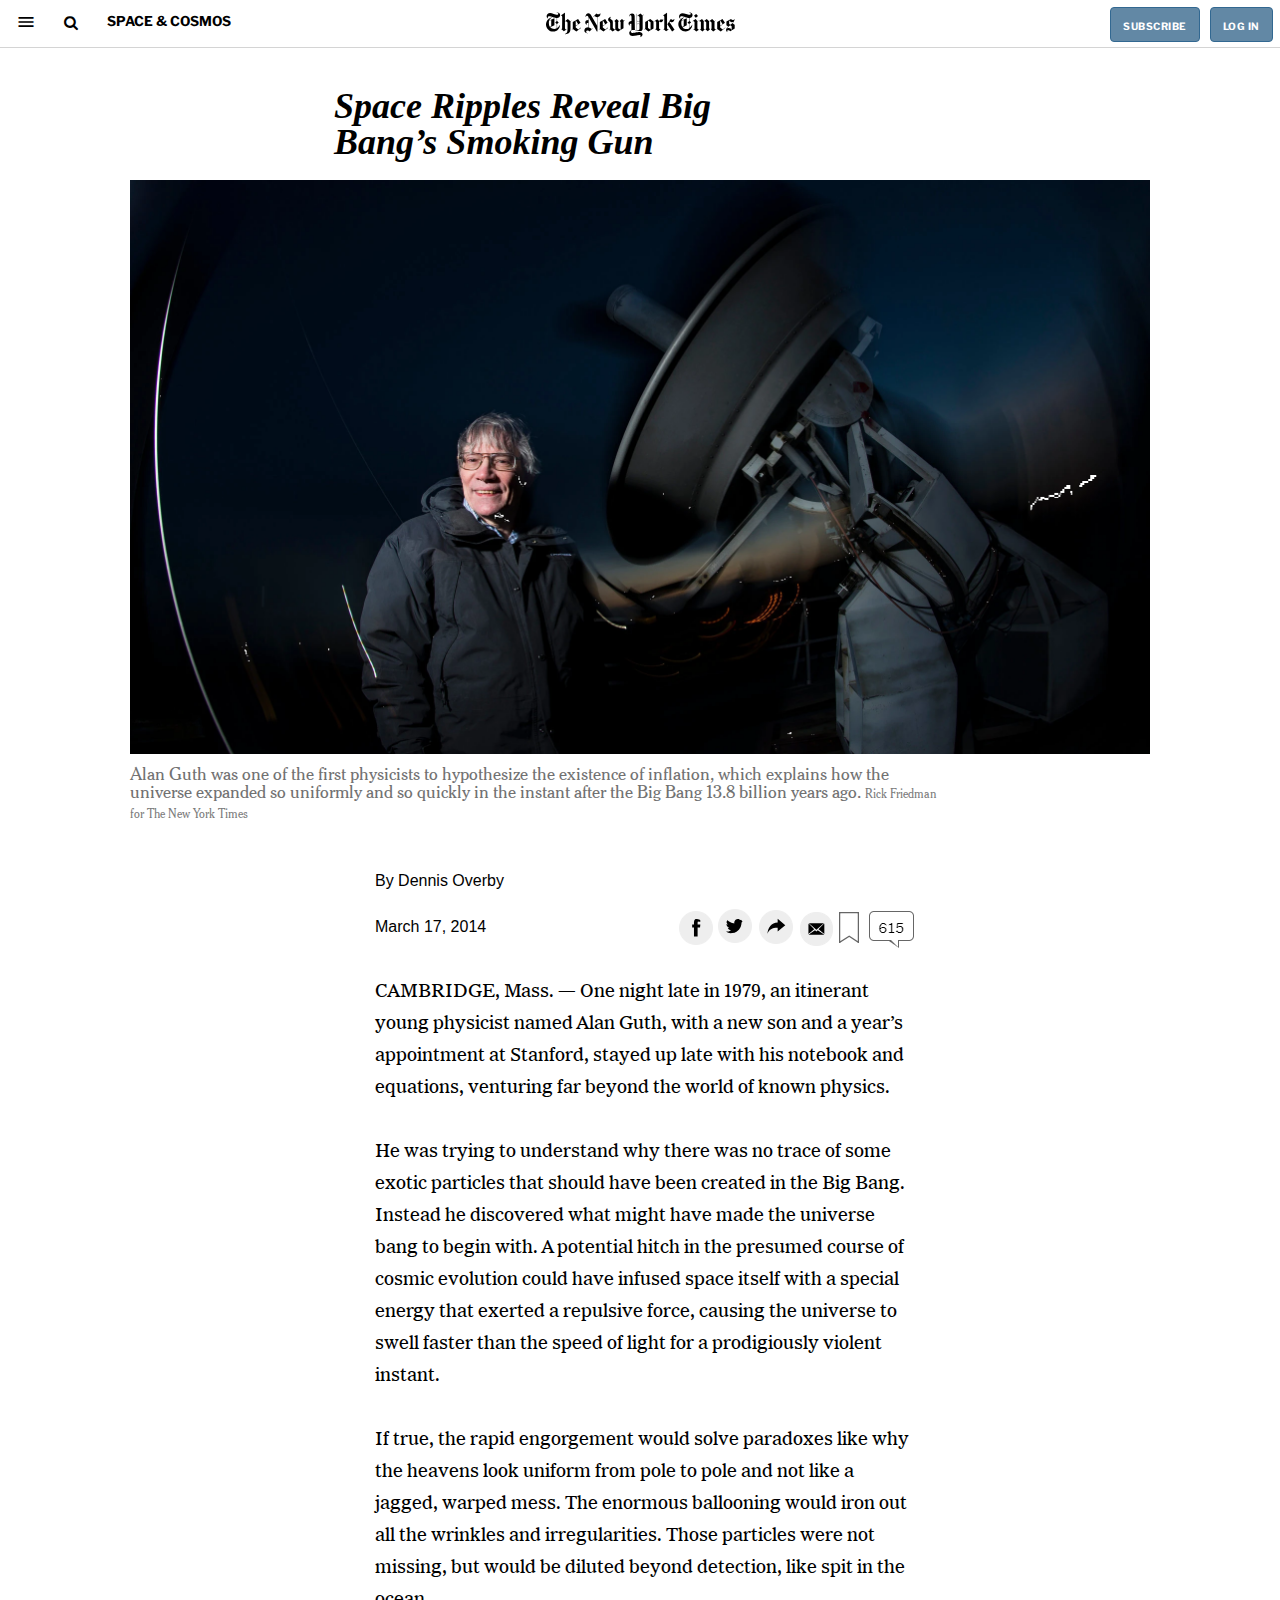
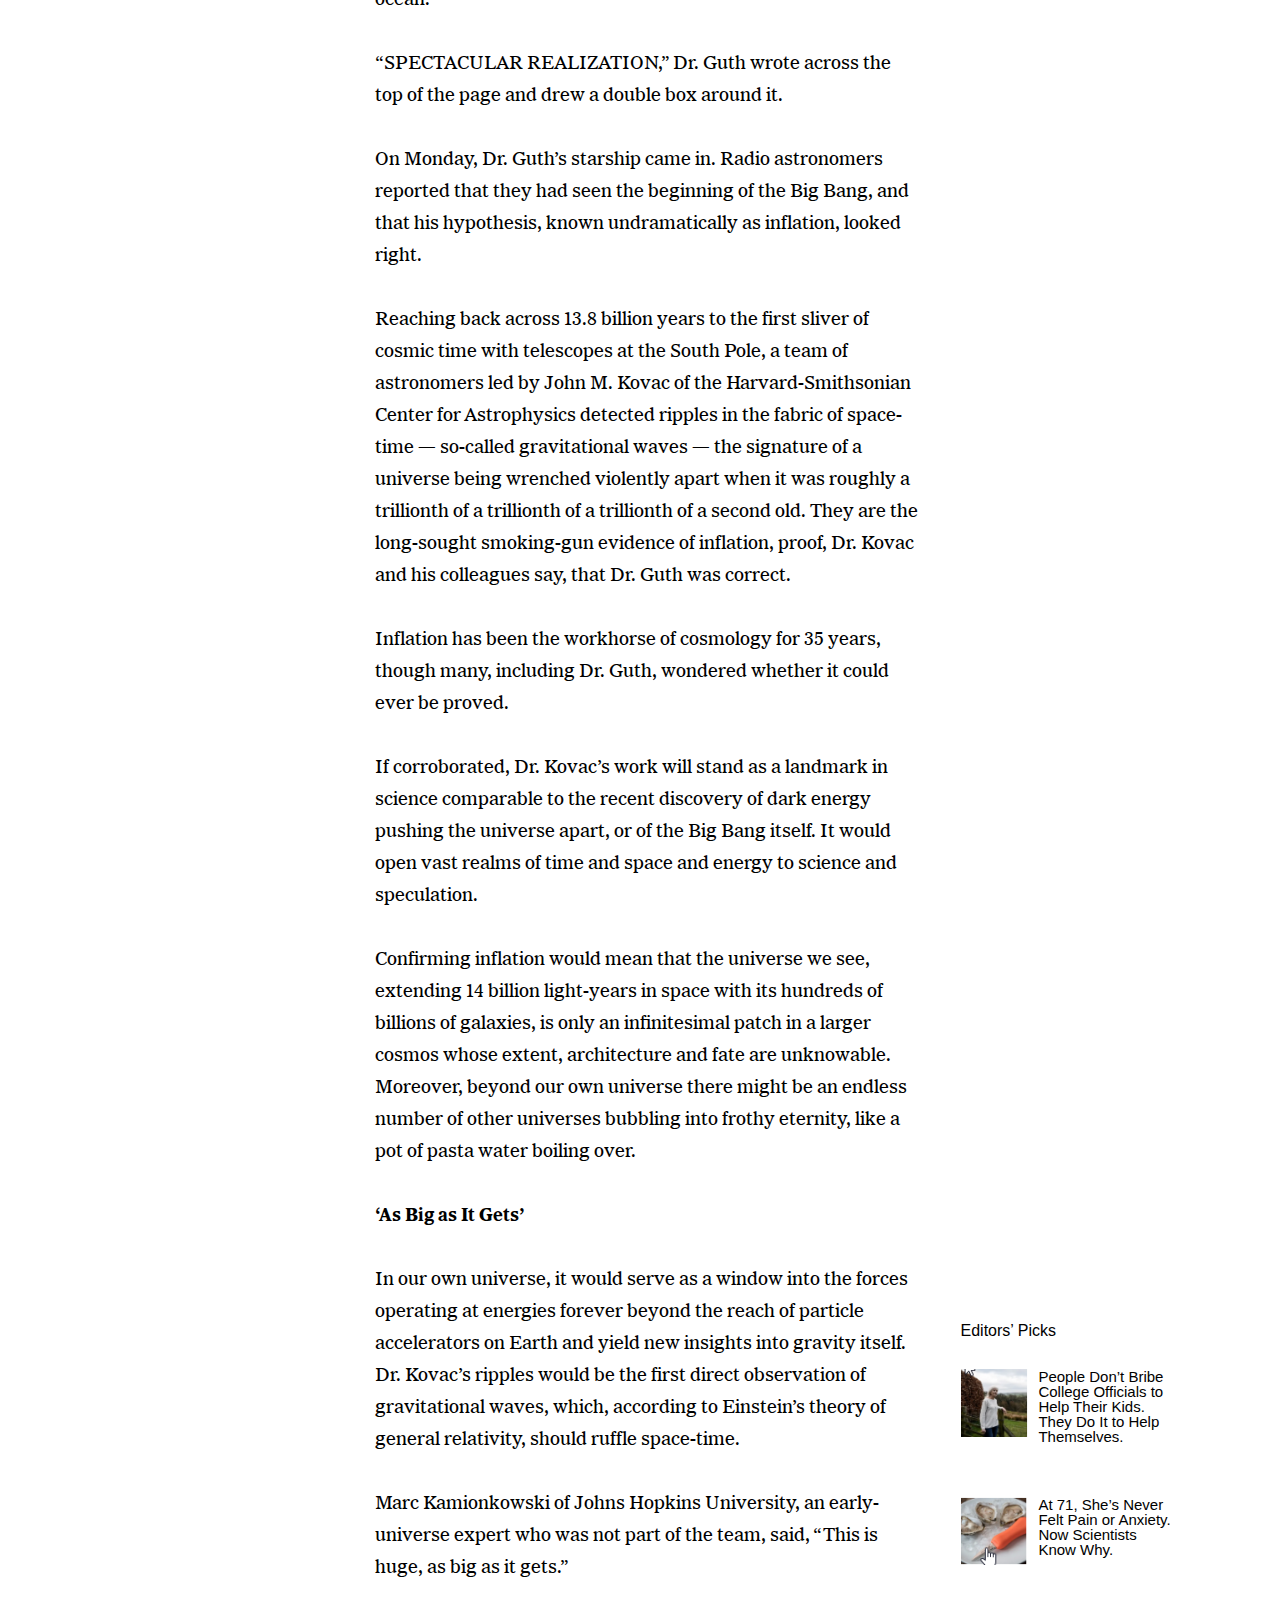
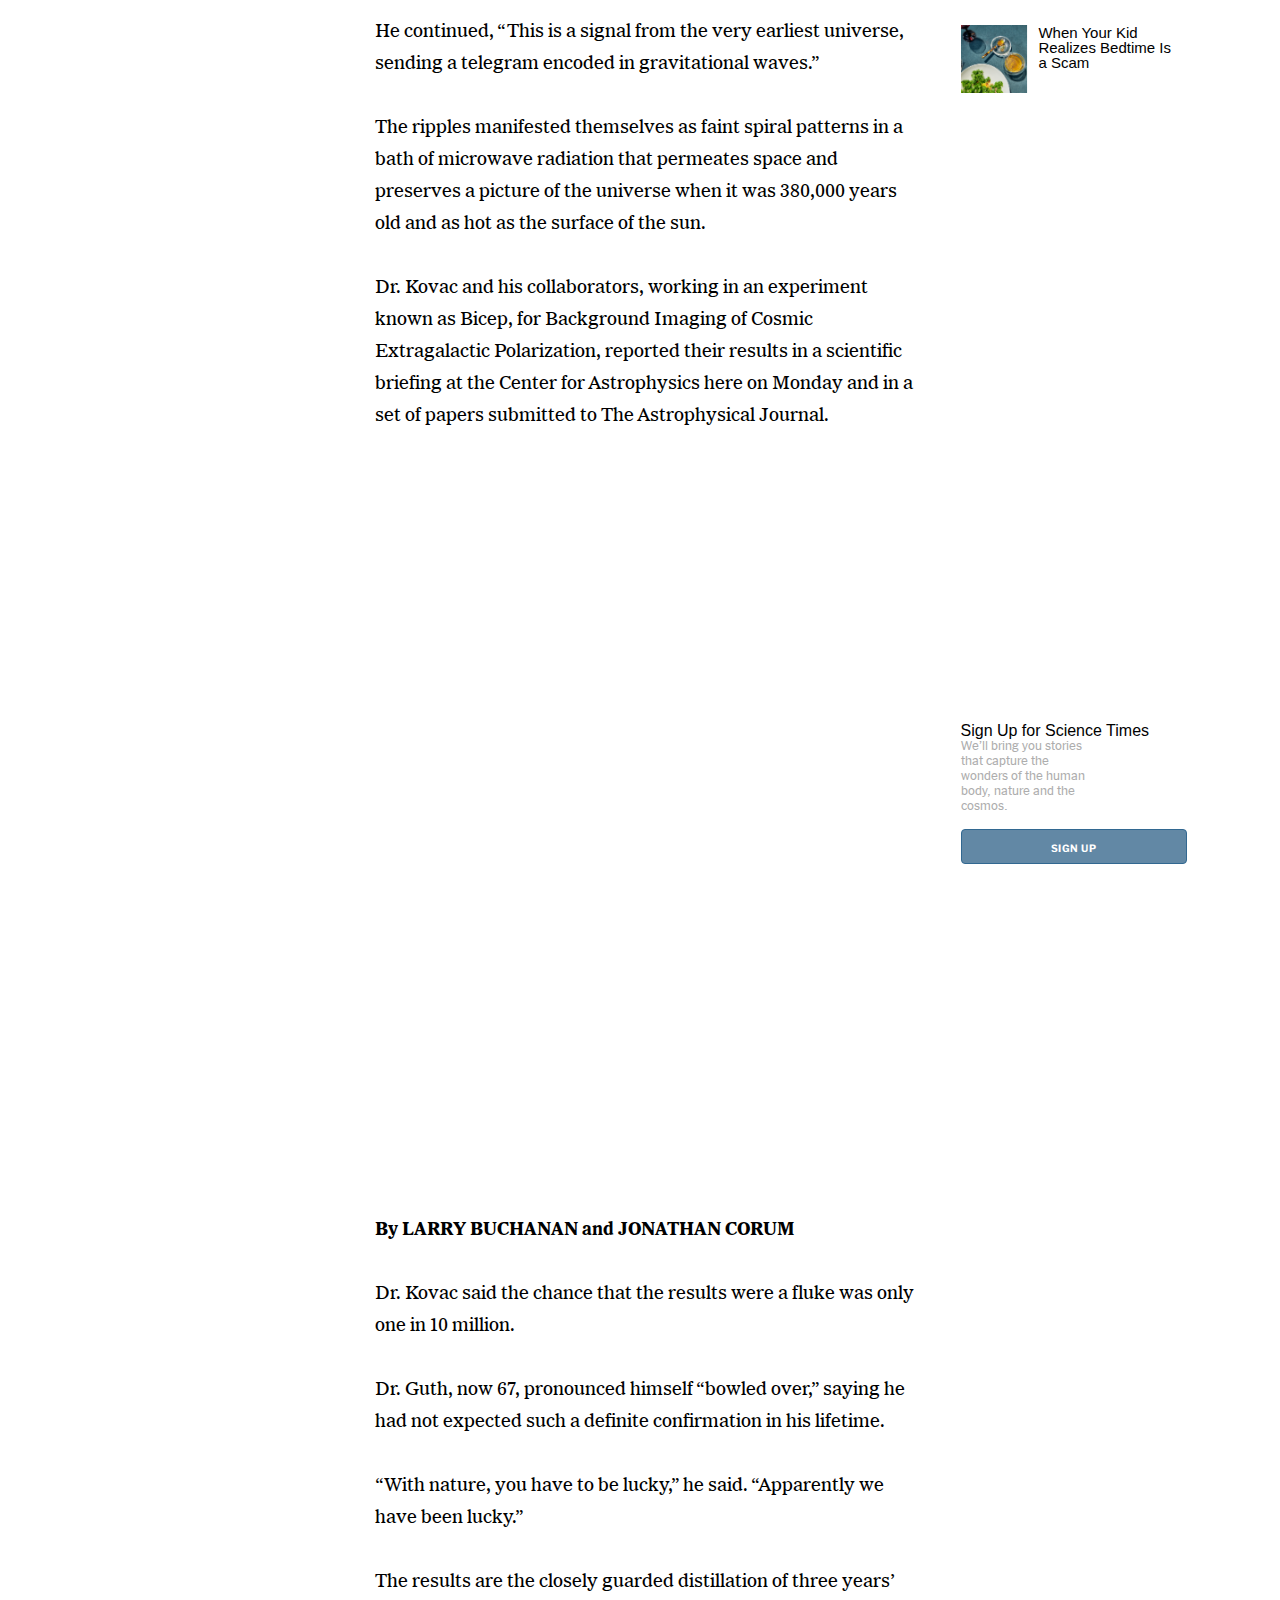
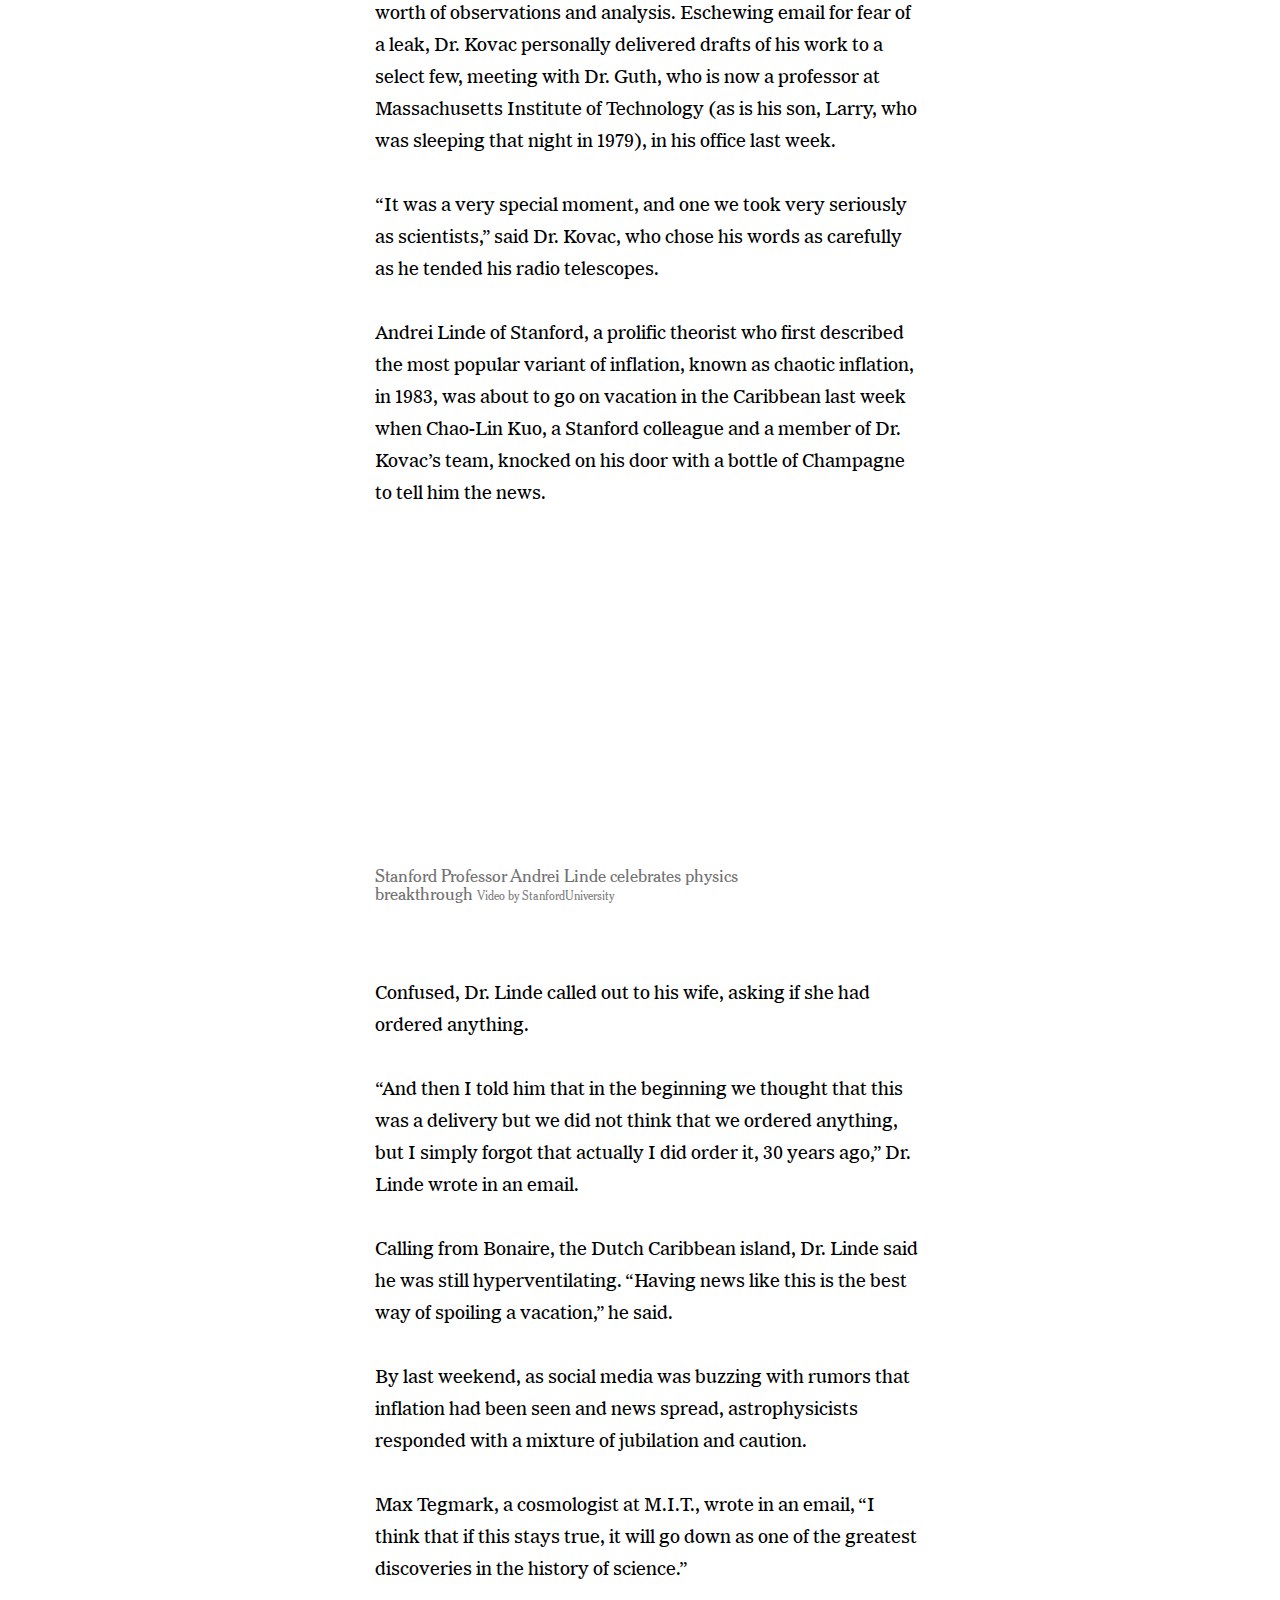
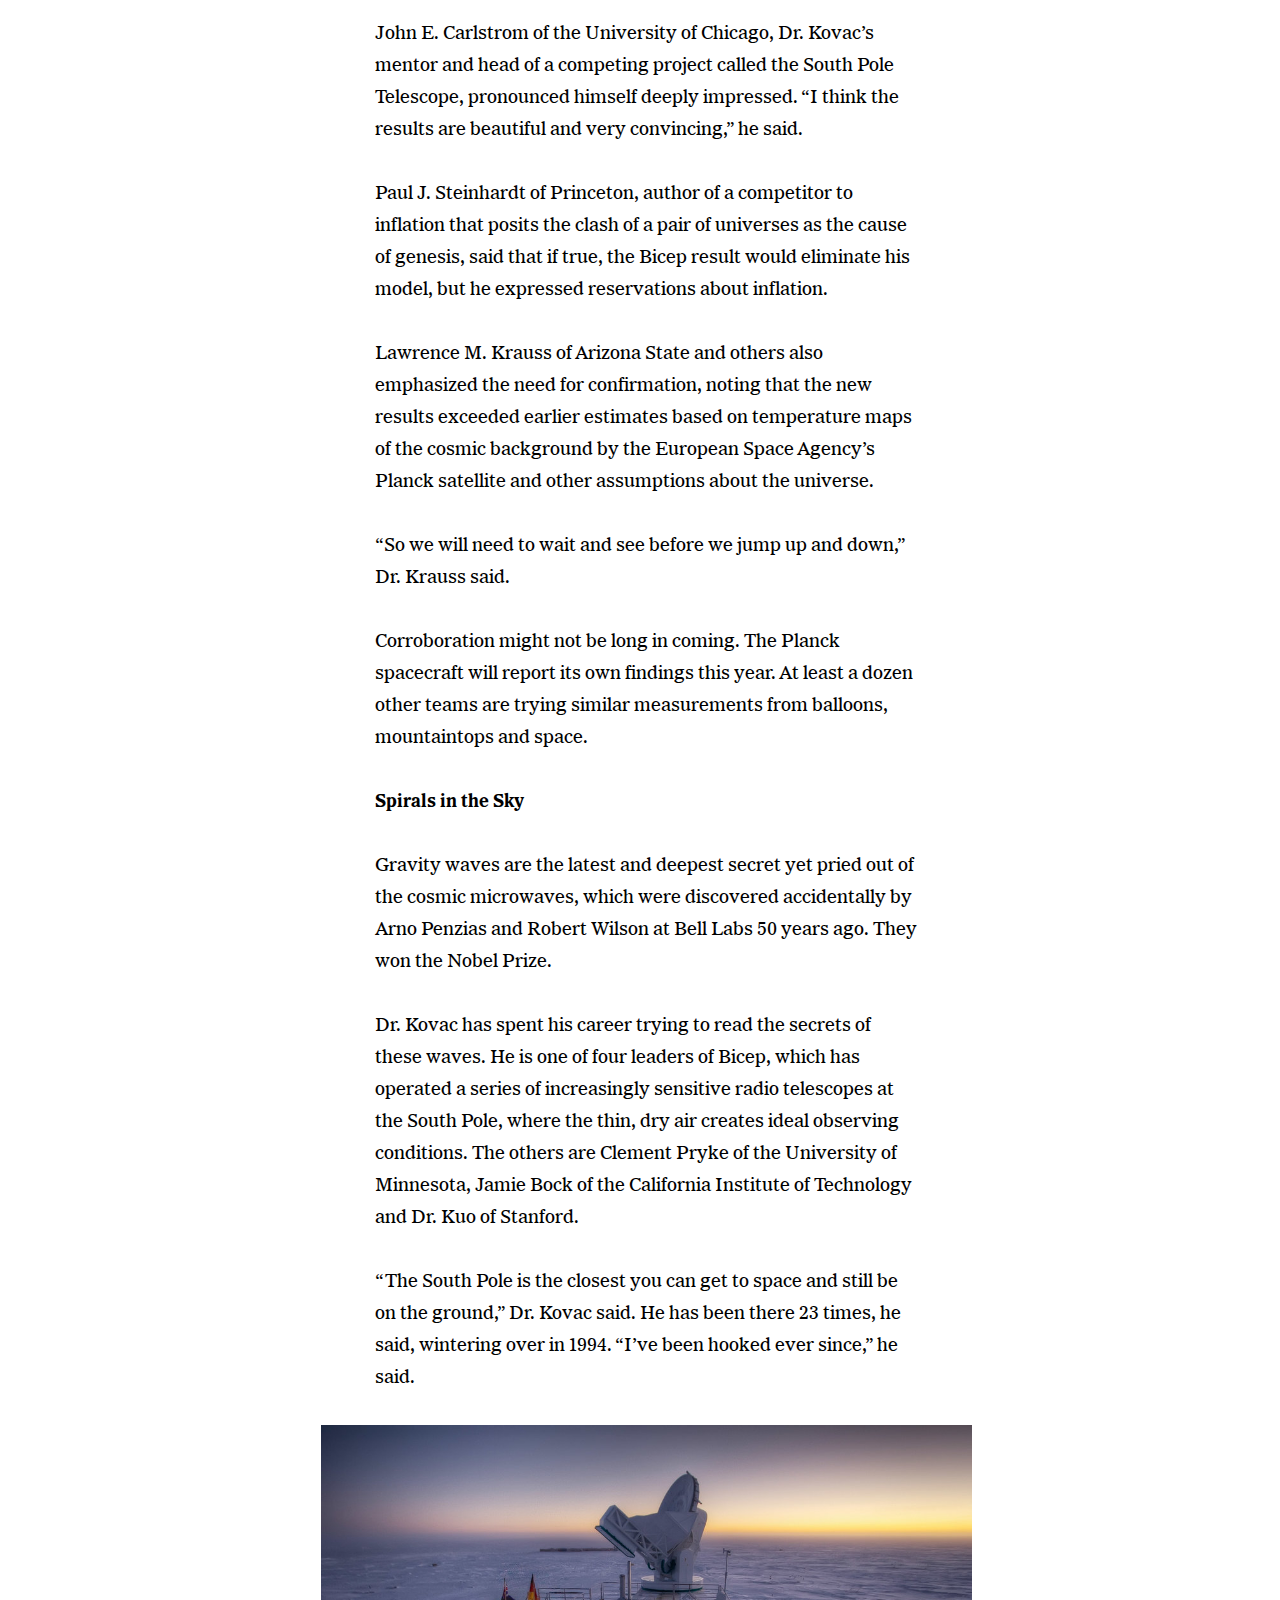
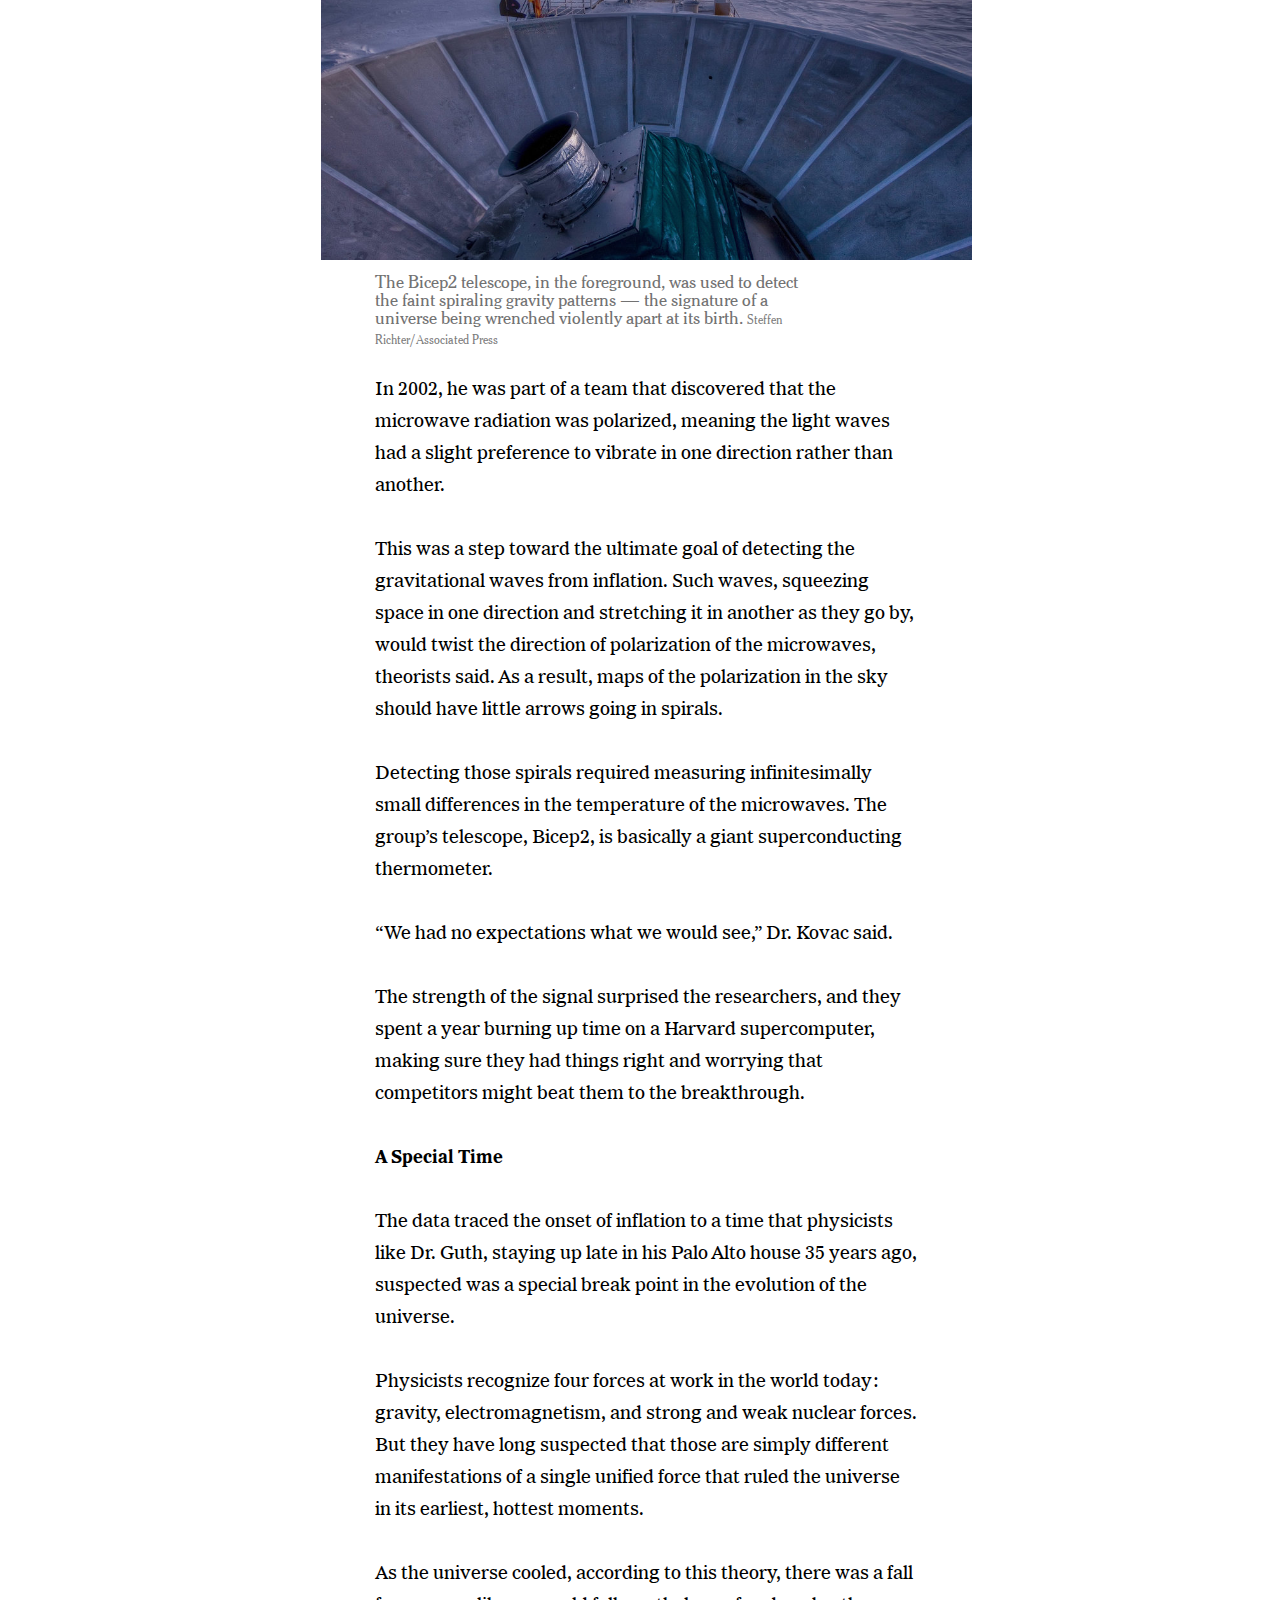
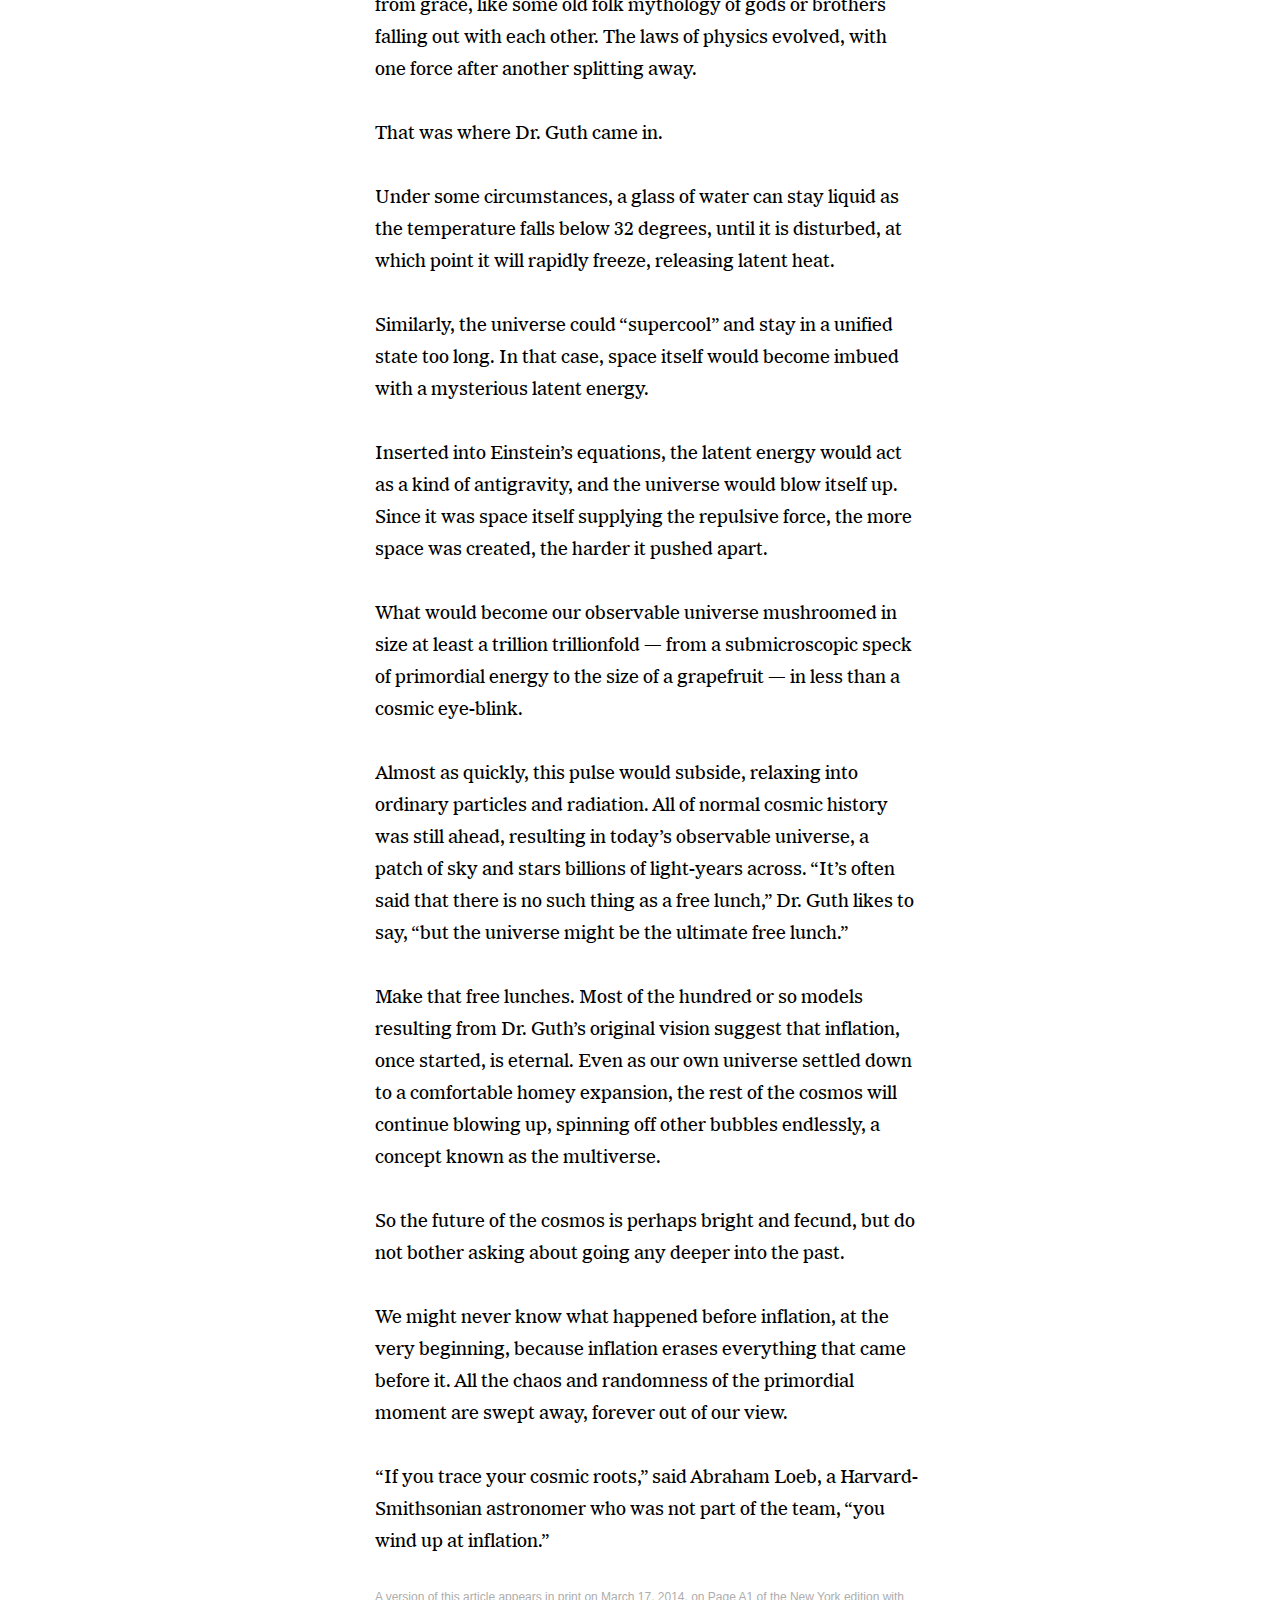
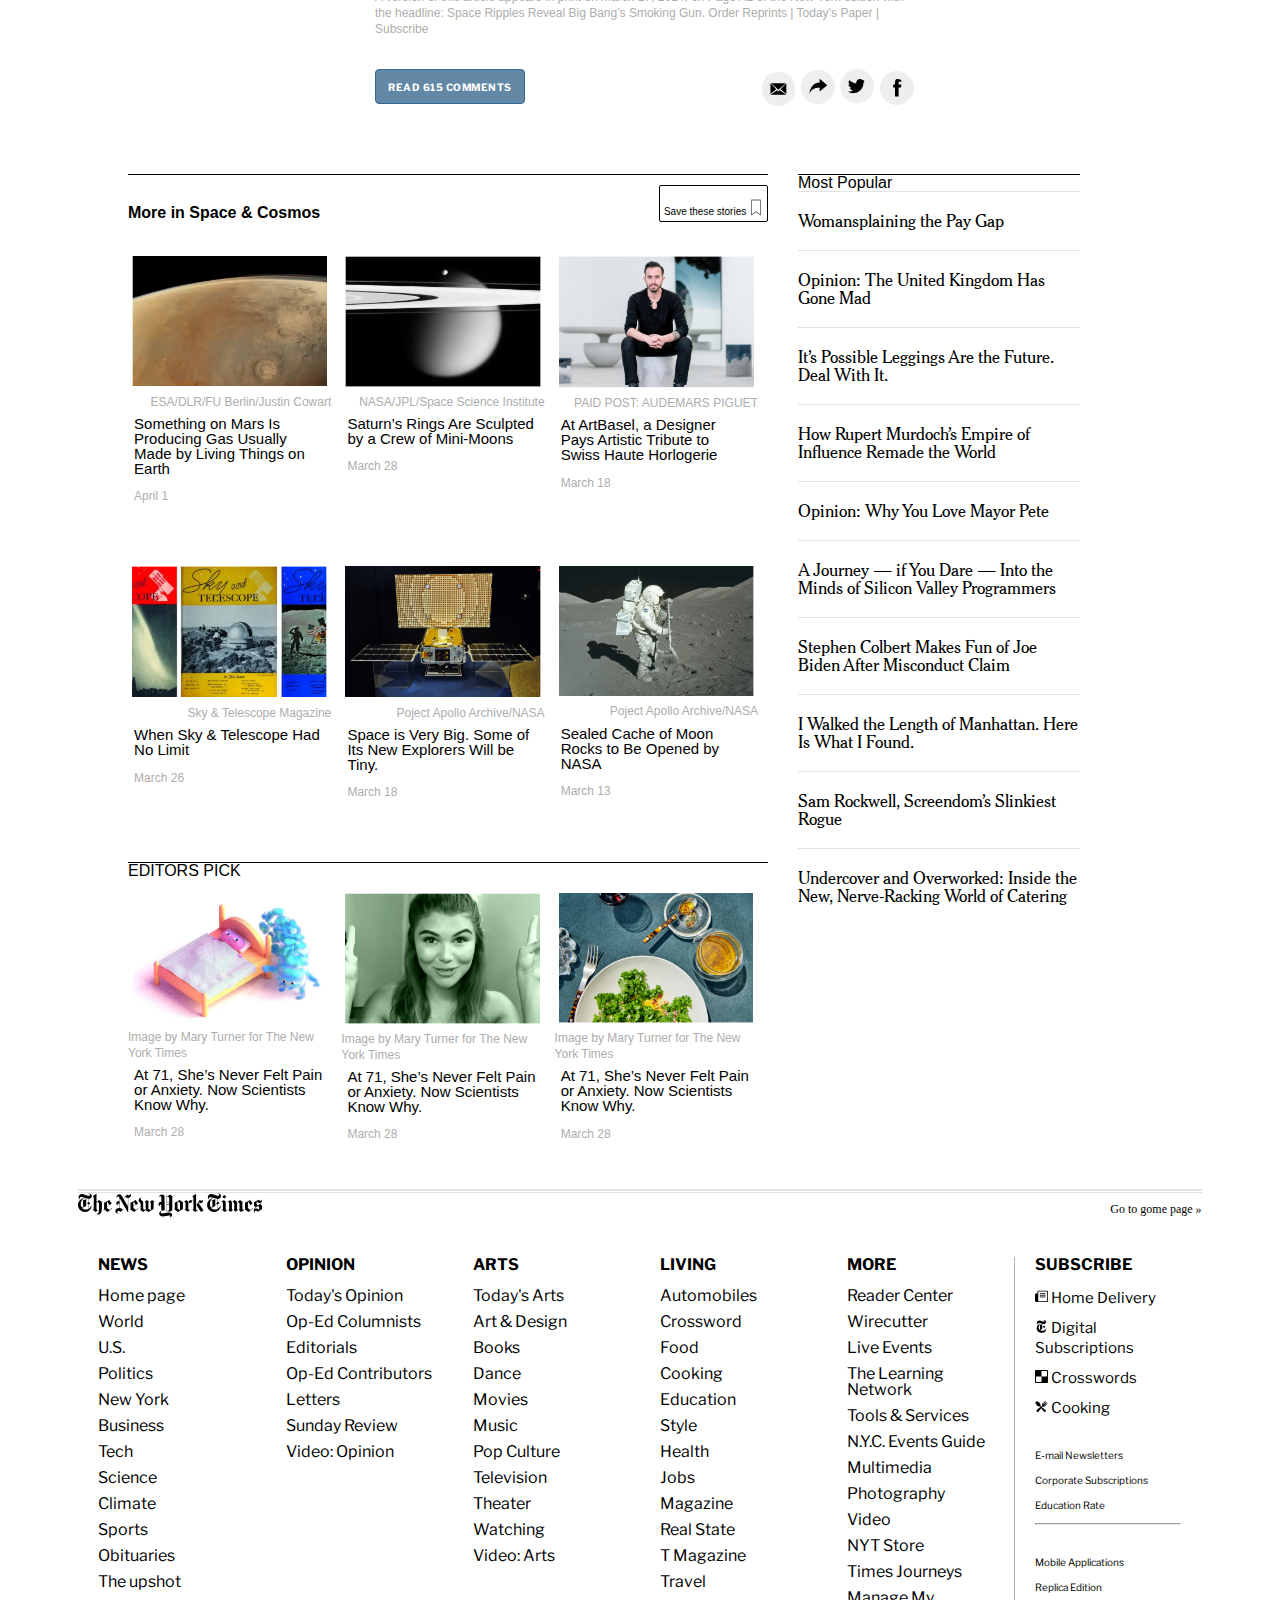
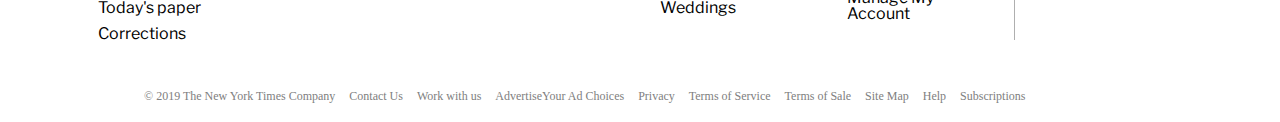
<file: index.html>
<!DOCTYPE html>
<html lang="en">
<head>
    <title>New York Times Article</title>
    <meta charset="UTF-8">
    <meta name="viewport" content="width=device-width, initial-scale=1.0">
    <meta http-equiv="X-UA-Compatible" content="ie=edge">
    <link rel="stylesheet" href="assets/styles/reset.css">
    <link href="https://fonts.googleapis.com/css?family=Open+Sans" rel="stylesheet">
    <link href="https://fonts.googleapis.com/css?family=Libre+Franklin" rel="stylesheet">
    <link href="https://fonts.googleapis.com/icon?family=Material+Icons" rel="stylesheet">
    <link rel="stylesheet" href="https://cdnjs.cloudflare.com/ajax/libs/font-awesome/4.7.0/css/font-awesome.min.css">
    <link rel="stylesheet" href="assets/styles/main.css">
</head>
<body>
    <header>
        <nav>           
            <div class="nav-left clearfix">
                <i class="material-icons" id="menu-icon">menu</i>
                <i class="fa fa-search" id="search-icon"></i>
                <h4>SPACE & COSMOS</h4>
            </div>
            <div class="nav-center">
                <svg id="titlem" xmlns="http://www.w3.org/2000/svg" viewBox="0 0 184 25" fill="#000">
                    <path d="M13.8 2.9c0-2-1.9-2.5-3.4-2.5v.3c.9 0 1.6.3 1.6 1 0 .4-.3 1-1.2 1-.7 0-2.2-.4-3.3-.8C6.2 1.4 5 1 4 1 2 1 .6 2.5.6 4.2c0 1.5 1.1 2 1.5 2.2l.1-.2c-.2-.2-.5-.4-.5-1 0-.4.4-1.1 1.4-1.1.9 0 2.1.4 3.7.9 1.4.4 2.9.7 3.7.8v3.1L9 10.2v.1l1.5 1.3v4.3c-.8.5-1.7.6-2.5.6-1.5 0-2.8-.4-3.9-1.6l4.1-2V6l-5 2.2C3.6 6.9 4.7 6 5.8 5.4l-.1-.3c-3 .8-5.7 3.6-5.7 7 0 4 3.3 7 7 7 4 0 6.6-3.2 6.6-6.5h-.2c-.6 1.3-1.5 2.5-2.6 3.1v-4.1l1.6-1.3v-.1l-1.6-1.3V5.8c1.5 0 3-1 3-2.9zm-8.7 11l-1.2.6c-.7-.9-1.1-2.1-1.1-3.8 0-.7 0-1.5.2-2.1l2.1-.9v6.2zm10.6 2.3l-1.3 1 .2.2.6-.5 2.2 2 3-2-.1-.2-.8.5-1-1V9.4l.8-.6 1.7 1.4v6.1c0 3.8-.8 4.4-2.5 5v.3c2.8.1 5.4-.8 5.4-5.7V9.3l.9-.7-.2-.2-.8.6-2.5-2.1L18.5 9V.8h-.2l-3.5 2.4v.2c.4.2 1 .4 1 1.5l-.1 11.3zM34 15.1L31.5 17 29 15v-1.2l4.7-3.2v-.1l-2.4-3.6-5.2 2.8v6.6l-1 .8.2.2.9-.7 3.4 2.5 4.5-3.6-.1-.4zm-5-1.7V8.5l.2-.1 2.2 3.5-2.4 1.5zM53.1 2c0-.3-.1-.6-.2-.9h-.2c-.3.8-.7 1.2-1.7 1.2-.9 0-1.5-.5-1.9-.9l-2.9 3.3.2.2 1-.9c.6.5 1.1.9 2.5 1v8.3L44 3.2c-.5-.8-1.2-1.9-2.6-1.9-1.6 0-3 1.4-2.8 3.6h.3c.1-.6.4-1.3 1.1-1.3.5 0 1 .5 1.3 1v3.3c-1.8 0-3 .8-3 2.3 0 .8.4 2 1.6 2.3v-.2c-.2-.2-.3-.4-.3-.7 0-.5.4-.9 1.1-.9h.5v4.2c-2.1 0-3.8 1.2-3.8 3.2 0 1.9 1.6 2.8 3.4 2.7v-.2c-1.1-.1-1.6-.6-1.6-1.3 0-.9.6-1.3 1.4-1.3.8 0 1.5.5 2 1.1l2.9-3.2-.2-.2-.7.8c-1.1-1-1.7-1.3-3-1.5V5l8 14h.6V5c1.5-.1 2.9-1.3 2.9-3zm7.3 13.1L57.9 17l-2.5-2v-1.2l4.7-3.2v-.1l-2.4-3.6-5.2 2.8v6.6l-1 .8.2.2.9-.7 3.4 2.5 4.5-3.6-.1-.4zm-5-1.7V8.5l.2-.1 2.2 3.5-2.4 1.5zM76.7 8l-.7.5-1.9-1.6-2.2 2 .9.9v7.5l-2.4-1.5V9.6l.8-.5-2.3-2.2-2.2 2 .9.9V17l-.3.2-2.1-1.5v-6c0-1.4-.7-1.8-1.5-2.3-.7-.5-1.1-.8-1.1-1.5 0-.6.6-.9.9-1.1v-.2c-.8 0-2.9.8-2.9 2.7 0 1 .5 1.4 1 1.9s1 .9 1 1.8v5.8l-1.1.8.2.2 1-.8 2.3 2 2.5-1.7 2.8 1.7 5.3-3.1V9.2l1.3-1-.2-.2zm18.6-5.5l-1 .9-2.2-2-3.3 2.4V1.6h-.3l.1 16.2c-.3 0-1.2-.2-1.9-.4l-.2-13.5c0-1-.7-2.4-2.5-2.4s-3 1.4-3 2.8h.3c.1-.6.4-1.1 1-1.1s1.1.4 1.1 1.7v3.9c-1.8.1-2.9 1.1-2.9 2.4 0 .8.4 2 1.6 2V13c-.4-.2-.5-.5-.5-.7 0-.6.5-.8 1.3-.8h.4v6.2c-1.5.5-2.1 1.6-2.1 2.8 0 1.7 1.3 2.9 3.3 2.9 1.4 0 2.6-.2 3.8-.5 1-.2 2.3-.5 2.9-.5.8 0 1.1.4 1.1.9 0 .7-.3 1-.7 1.1v.2c1.6-.3 2.6-1.3 2.6-2.8s-1.5-2.4-3.1-2.4c-.8 0-2.5.3-3.7.5-1.4.3-2.8.5-3.2.5-.7 0-1.5-.3-1.5-1.3 0-.8.7-1.5 2.4-1.5.9 0 2 .1 3.1.4 1.2.3 2.3.6 3.3.6 1.5 0 2.8-.5 2.8-2.6V3.7l1.2-1-.2-.2zm-4.1 6.1c-.3.3-.7.6-1.2.6s-1-.3-1.2-.6V4.2l1-.7 1.4 1.3v3.8zm0 3c-.2-.2-.7-.5-1.2-.5s-1 .3-1.2.5V9c.2.2.7.5 1.2.5s1-.3 1.2-.5v2.6zm0 4.7c0 .8-.5 1.6-1.6 1.6h-.8V12c.2-.2.7-.5 1.2-.5s.9.3 1.2.5v4.3zm13.7-7.1l-3.2-2.3-4.9 2.8v6.5l-1 .8.1.2.8-.6 3.2 2.4 5-3V9.2zm-5.4 6.3V8.3l2.5 1.8v7.1l-2.5-1.7zm14.9-8.4h-.2c-.3.2-.6.4-.9.4-.4 0-.9-.2-1.1-.5h-.2l-1.7 1.9-1.7-1.9-3 2 .1.2.8-.5 1 1.1v6.3l-1.3 1 .2.2.6-.5 2.4 2 3.1-2.1-.1-.2-.9.5-1.2-1V9c.5.5 1.1 1 1.8 1 1.4.1 2.2-1.3 2.3-2.9zm12 9.6L123 19l-4.6-7 3.3-5.1h.2c.4.4 1 .8 1.7.8s1.2-.4 1.5-.8h.2c-.1 2-1.5 3.2-2.5 3.2s-1.5-.5-2.1-.8l-.3.5 5 7.4 1-.6v.1zm-11-.5l-1.3 1 .2.2.6-.5 2.2 2 3-2-.2-.2-.8.5-1-1V.8h-.1l-3.6 2.4v.2c.4.2 1 .3 1 1.5v11.3zM143 2.9c0-2-1.9-2.5-3.4-2.5v.3c.9 0 1.6.3 1.6 1 0 .4-.3 1-1.2 1-.7 0-2.2-.4-3.3-.8-1.3-.4-2.5-.8-3.5-.8-2 0-3.4 1.5-3.4 3.2 0 1.5 1.1 2 1.5 2.2l.1-.2c-.3-.2-.6-.4-.6-1 0-.4.4-1.1 1.4-1.1.9 0 2.1.4 3.7.9 1.4.4 2.9.7 3.7.8V9l-1.5 1.3v.1l1.5 1.3V16c-.8.5-1.7.6-2.5.6-1.5 0-2.8-.4-3.9-1.6l4.1-2V6l-5 2.2c.5-1.3 1.6-2.2 2.6-2.9l-.1-.2c-3 .8-5.7 3.5-5.7 6.9 0 4 3.3 7 7 7 4 0 6.6-3.2 6.6-6.5h-.2c-.6 1.3-1.5 2.5-2.6 3.1v-4.1l1.6-1.3v-.1L140 8.8v-3c1.5 0 3-1 3-2.9zm-8.7 11l-1.2.6c-.7-.9-1.1-2.1-1.1-3.8 0-.7.1-1.5.3-2.1l2.1-.9-.1 6.2zm12.2-12h-.1l-2 1.7v.1l1.7 1.9h.2l2-1.7v-.1l-1.8-1.9zm3 14.8l-.8.5-1-1V9.3l1-.7-.2-.2-.7.6-1.8-2.1-2.9 2 .2.3.7-.5.9 1.1v6.5l-1.3 1 .1.2.7-.5 2.2 2 3-2-.1-.3zm16.7-.1l-.7.5-1.1-1V9.3l1-.8-.2-.2-.8.7-2.3-2.1-3 2.1-2.3-2.1L154 9l-1.8-2.1-2.9 2 .1.3.7-.5 1 1.1v6.5l-.8.8 2.3 1.9 2.2-2-.9-.9V9.3l.9-.6 1.5 1.4v6l-.8.8 2.3 1.9 2.2-2-.9-.9V9.3l.8-.5 1.6 1.4v6l-.7.7 2.3 2.1 3.1-2.1v-.3zm8.7-1.5l-2.5 1.9-2.5-2v-1.2l4.7-3.2v-.1l-2.4-3.6-5.2 2.8v6.8l3.5 2.5 4.5-3.6-.1-.3zm-5-1.7V8.5l.2-.1 2.2 3.5-2.4 1.5zm14.1-.9l-1.9-1.5c1.3-1.1 1.8-2.6 1.8-3.6v-.6h-.2c-.2.5-.6 1-1.4 1-.8 0-1.3-.4-1.8-1L176 9.3v3.6l1.7 1.3c-1.7 1.5-2 2.5-2 3.3 0 1 .5 1.7 1.3 2l.1-.2c-.2-.2-.4-.3-.4-.8 0-.3.4-.8 1.2-.8 1 0 1.6.7 1.9 1l4.3-2.6v-3.6h-.1zm-1.1-3c-.7 1.2-2.2 2.4-3.1 3l-1.1-.9V8.1c.4 1 1.5 1.8 2.6 1.8.7 0 1.1-.1 1.6-.4zm-1.7 8c-.5-1.1-1.7-1.9-2.9-1.9-.3 0-1.1 0-1.9.5.5-.8 1.8-2.2 3.5-3.2l1.2 1 .1 3.6z">                        
                    </path></svg>
            </div>
            <div class="nav-right">
                <button class="button nav-button" >LOG IN</button>
                <button class="button nav-button">SUBSCRIBE</button>                
            </div>
            
        </nav>
        
    </header>
    <main>
        <div id="article-header">
            <h1> Space Ripples Reveal Big Bang’s Smoking Gun</h1>
            <img src="assets/img/article-img.png" alt="">
            <h3 class="footnote">Alan Guth was one of the first physicists to hypothesize the existence of inflation, which explains how the universe expanded so uniformly and so quickly in the instant after the Big Bang 13.8 billion years ago. <span>Rick Friedman for The New York Times</span></h3>
        </div>
        <div id="content-container">
            <div id="content">
                <div>
                    <h1>By Dennis Overby</h1>
                    <div>
                        <h4>March 17, 2014</h4>
                        <img src="assets/img/Image20190401200617.png" alt="">
                        <img src="assets/img/Image20190401200547.png" alt=""> 
                        <img src="assets/img/Image20190401200310.png" alt="">
                        <img src="assets/img/Image20190401200336.png" alt="">
                        <img src="assets/img/Image20190401200249.png" alt="">
                        <img src="assets/img/Image20190401200150.png" alt="">
                       
                        
                        
                                               
                        
                    </div>
                </div>
                <div id="content-text">
                    <p>
                            CAMBRIDGE, Mass. — One night late in 1979, an itinerant young physicist named Alan Guth, with a new son and a year’s appointment at Stanford, stayed up late with his notebook and equations, venturing far beyond the world of known physics.<br><br>
                            He was trying to understand why there was no trace of some exotic particles that should have been created in the Big Bang. Instead he discovered what might have made the universe bang to begin with. A potential hitch in the presumed course of cosmic evolution could have infused space itself with a special energy that exerted a repulsive force, causing the universe to swell faster than the speed of light for a prodigiously violent instant.
                            <br><br>
                            If true, the rapid engorgement would solve paradoxes like why the heavens look uniform from pole to pole and not like a jagged, warped mess. The enormous ballooning would iron out all the wrinkles and irregularities. Those particles were not missing, but would be diluted beyond detection, like spit in the ocean.
                            <br><br>
                            “SPECTACULAR REALIZATION,” Dr. Guth wrote across the top of the page and drew a double box around it.
                            <br><br>
                            On Monday, Dr. Guth’s starship came in. Radio astronomers reported that they had seen the beginning of the Big Bang, and that his hypothesis, known undramatically as inflation, looked right.
                            <br><br>
                            Reaching back across 13.8 billion years to the first sliver of cosmic time with telescopes at the South Pole, a team of astronomers led by John M. Kovac of the Harvard-Smithsonian Center for Astrophysics detected ripples in the fabric of space-time — so-called gravitational waves — the signature of a universe being wrenched violently apart when it was roughly a trillionth of a trillionth of a trillionth of a second old. They are the long-sought smoking-gun evidence of inflation, proof, Dr. Kovac and his colleagues say, that Dr. Guth was correct.
                            <br><br>
                            Inflation has been the workhorse of cosmology for 35 years, though many, including Dr. Guth, wondered whether it could ever be proved.
                            <br><br>
                            If corroborated, Dr. Kovac’s work will stand as a landmark in science comparable to the recent discovery of dark energy pushing the universe apart, or of the Big Bang itself. It would open vast realms of time and space and energy to science and speculation.
                            <br><br>
                            Confirming inflation would mean that the universe we see, extending 14 billion light-years in space with its hundreds of billions of galaxies, is only an infinitesimal patch in a larger cosmos whose extent, architecture and fate are unknowable. Moreover, beyond our own universe there might be an endless number of other universes bubbling into frothy eternity, like a pot of pasta water boiling over.
                            <br><br>
                            <span>‘As Big as It Gets’</span>
                            <br><br>
                            In our own universe, it would serve as a window into the forces operating at energies forever beyond the reach of particle accelerators on Earth and yield new insights into gravity itself. Dr. Kovac’s ripples would be the first direct observation of gravitational waves, which, according to Einstein’s theory of general relativity, should ruffle space-time.
                            <br><br>
                            Marc Kamionkowski of Johns Hopkins University, an early-universe expert who was not part of the team, said, “This is huge, as big as it gets.”
                            <br><br>
                            He continued, “This is a signal from the very earliest universe, sending a telegram encoded in gravitational waves.”
                            <br><br>
                            The ripples manifested themselves as faint spiral patterns in a bath of microwave radiation that permeates space and preserves a picture of the universe when it was 380,000 years old and as hot as the surface of the sun.
                            <br><br>
                            Dr. Kovac and his collaborators, working in an experiment known as Bicep, for Background Imaging of Cosmic Extragalactic Polarization, reported their results in a scientific briefing at the Center for Astrophysics here on Monday and in a set of papers submitted to The Astrophysical Journal.
                            <br><br>
                        </p>
                            <div class="iframe-container">
                                <iframe class="iframe-theory" src="https://www.nytimes.com/interactive/2019/admin/100000002772592.embedded.html"></iframe>
                            </div>
                        <p>
                            <span>By LARRY BUCHANAN and JONATHAN CORUM</span>
                            <br><br>
                            Dr. Kovac said the chance that the results were a fluke was only one in 10 million.
                            <br><br>
                            Dr. Guth, now 67, pronounced himself “bowled over,” saying he had not expected such a definite confirmation in his lifetime.
                            <br><br>
                            “With nature, you have to be lucky,” he said. “Apparently we have been lucky.”
                            <br><br>
                            The results are the closely guarded distillation of three years’ worth of observations and analysis. Eschewing email for fear of a leak, Dr. Kovac personally delivered drafts of his work to a select few, meeting with Dr. Guth, who is now a professor at Massachusetts Institute of Technology (as is his son, Larry, who was sleeping that night in 1979), in his office last week.
                            <br><br>
                            “It was a very special moment, and one we took very seriously as scientists,” said Dr. Kovac, who chose his words as carefully as he tended his radio telescopes.
                            <br><br>
                            Andrei Linde of Stanford, a prolific theorist who first described the most popular variant of inflation, known as chaotic inflation, in 1983, was about to go on vacation in the Caribbean last week when Chao-Lin Kuo, a Stanford colleague and a member of Dr. Kovac’s team, knocked on his door with a bottle of Champagne to tell him the news.
                            <br><br>
                        </p>
                            <iframe class="youtube-iframe" src="https://www.youtube.com/embed/ZlfIVEy_YOA" allow="accelerometer; autoplay; encrypted-media; gyroscope; picture-in-picture" allowfullscreen></iframe>
                            <h3 class="footnote">Stanford Professor Andrei Linde celebrates physics breakthrough
                                <span>Video by StanfordUniversity</span>
                            </h3>
                            
                        <p>    
                            <br><br>
                            Confused, Dr. Linde called out to his wife, asking if she had ordered anything.
                            <br><br>
                            “And then I told him that in the beginning we thought that this was a delivery but we did not think that we ordered anything, but I simply forgot that actually I did order it, 30 years ago,” Dr. Linde wrote in an email.
                            <br><br>
                            Calling from Bonaire, the Dutch Caribbean island, Dr. Linde said he was still hyperventilating. “Having news like this is the best way of spoiling a vacation,” he said.
                            <br><br>
                            By last weekend, as social media was buzzing with rumors that inflation had been seen and news spread, astrophysicists responded with a mixture of jubilation and caution.
                            <br><br>
                            Max Tegmark, a cosmologist at M.I.T., wrote in an email, “I think that if this stays true, it will go down as one of the greatest discoveries in the history of science.”
                            <br><br>
                            John E. Carlstrom of the University of Chicago, Dr. Kovac’s mentor and head of a competing project called the South Pole Telescope, pronounced himself deeply impressed. “I think the results are beautiful and very convincing,” he said.
                            <br><br>
                            Paul J. Steinhardt of Princeton, author of a competitor to inflation that posits the clash of a pair of universes as the cause of genesis, said that if true, the Bicep result would eliminate his model, but he expressed reservations about inflation.
                            <br><br>
                            Lawrence M. Krauss of Arizona State and others also emphasized the need for confirmation, noting that the new results exceeded earlier estimates based on temperature maps of the cosmic background by the European Space Agency’s Planck satellite and other assumptions about the universe.
                            <br><br>
                            “So we will need to wait and see before we jump up and down,” Dr. Krauss said.
                            <br><br>
                            Corroboration might not be long in coming. The Planck spacecraft will report its own findings this year. At least a dozen other teams are trying similar measurements from balloons, mountaintops and space.
                            <br><br>
                            <span>Spirals in the Sky</span>
                            <br><br>
                            Gravity waves are the latest and deepest secret yet pried out of the cosmic microwaves, which were discovered accidentally by Arno Penzias and Robert Wilson at Bell Labs 50 years ago. They won the Nobel Prize.
                            <br><br>
                            Dr. Kovac has spent his career trying to read the secrets of these waves. He is one of four leaders of Bicep, which has operated a series of increasingly sensitive radio telescopes at the South Pole, where the thin, dry air creates ideal observing conditions. The others are Clement Pryke of the University of Minnesota, Jamie Bock of the California Institute of Technology and Dr. Kuo of Stanford.
                            <br><br>
                            “The South Pole is the closest you can get to space and still be on the ground,” Dr. Kovac said. He has been there 23 times, he said, wintering over in 1994. “I’ve been hooked ever since,” he said.
                            <br><br>
                        </p>
                            <div id="img-article-container">
                                    <img src="assets/img/img-2.jpg" alt="article image">
                            </div>
                            <h3 class="footnote">The Bicep2 telescope, in the foreground, was used to detect the faint spiraling gravity patterns — the signature of a universe being wrenched violently apart at its birth.
                                    <span> Steffen Richter/Associated Press</span>
                            </h3>
                            
                            <br><br>
                        <p>
                            In 2002, he was part of a team that discovered that the microwave radiation was polarized, meaning the light waves had a slight preference to vibrate in one direction rather than another.
                            <br><br>
                            This was a step toward the ultimate goal of detecting the gravitational waves from inflation. Such waves, squeezing space in one direction and stretching it in another as they go by, would twist the direction of polarization of the microwaves, theorists said. As a result, maps of the polarization in the sky should have little arrows going in spirals.
                            <br><br>
                            Detecting those spirals required measuring infinitesimally small differences in the temperature of the microwaves. The group’s telescope, Bicep2, is basically a giant superconducting thermometer.
                            <br><br>
                            “We had no expectations what we would see,” Dr. Kovac said.
                            <br><br>
                            The strength of the signal surprised the researchers, and they spent a year burning up time on a Harvard supercomputer, making sure they had things right and worrying that competitors might beat them to the breakthrough.
                            <br><br>
                            <span>A Special Time</span>
                            <br><br>
                        </p>
                        <p>
                            The data traced the onset of inflation to a time that physicists like Dr. Guth, staying up late in his Palo Alto house 35 years ago, suspected was a special break point in the evolution of the universe.
                            <br><br>
                            Physicists recognize four forces at work in the world today: gravity, electromagnetism, and strong and weak nuclear forces. But they have long suspected that those are simply different manifestations of a single unified force that ruled the universe in its earliest, hottest moments.
                            <br><br>
                            As the universe cooled, according to this theory, there was a fall from grace, like some old folk mythology of gods or brothers falling out with each other. The laws of physics evolved, with one force after another splitting away.
                            <br><br>
                            That was where Dr. Guth came in.
                            <br><br>
                            Under some circumstances, a glass of water can stay liquid as the temperature falls below 32 degrees, until it is disturbed, at which point it will rapidly freeze, releasing latent heat.
                            <br><br>
                            Similarly, the universe could “supercool” and stay in a unified state too long. In that case, space itself would become imbued with a mysterious latent energy.
                            <br><br>
                            Inserted into Einstein’s equations, the latent energy would act as a kind of antigravity, and the universe would blow itself up. Since it was space itself supplying the repulsive force, the more space was created, the harder it pushed apart.
                            <br><br>
                            What would become our observable universe mushroomed in size at least a trillion trillionfold — from a submicroscopic speck of primordial energy to the size of a grapefruit — in less than a cosmic eye-blink.
                            <br><br>
                            Almost as quickly, this pulse would subside, relaxing into ordinary particles and radiation. All of normal cosmic history was still ahead, resulting in today’s observable universe, a patch of sky and stars billions of light-years across. “It’s often said that there is no such thing as a free lunch,” Dr. Guth likes to say, “but the universe might be the ultimate free lunch.”
                            <br><br>
                            Make that free lunches. Most of the hundred or so models resulting from Dr. Guth’s original vision suggest that inflation, once started, is eternal. Even as our own universe settled down to a comfortable homey expansion, the rest of the cosmos will continue blowing up, spinning off other bubbles endlessly, a concept known as the multiverse.
                            <br><br>
                            So the future of the cosmos is perhaps bright and fecund, but do not bother asking about going any deeper into the past.
                            <br><br>
                            We might never know what happened before inflation, at the very beginning, because inflation erases everything that came before it. All the chaos and randomness of the primordial moment are swept away, forever out of our view.
                            <br><br>
                            “If you trace your cosmic roots,” said Abraham Loeb, a Harvard-Smithsonian astronomer who was not part of the team, “you wind up at inflation.”
                            <br><br>
                        <p>
                            <h6>A version of this article appears in print on March 17, 2014, on Page A1 of the New York edition with the headline: Space Ripples Reveal Big Bang’s Smoking Gun. Order Reprints | Today’s Paper | Subscribe</h6>
                            <br><br>
                        
                            <div class="article-footer">
                                <button class="button">READ 615 COMMENTS</button>
                                <img src="assets/img/Image20190401200150.png" alt="">
                                <img src="assets/img/Image20190401200249.png" alt="">
                                <img src="assets/img/Image20190401200336.png" alt="">
                                <img src="assets/img/Image20190401200310.png" alt="">
                            </div>                            
                        
                    
                </div>    
            </div>
            <aside>
                <div id="side-add">
                    <h2>Editors’ Picks</h2>
                    <ul>
                        <li>
                            <a>
                                <img src="assets/img/sideAdd/1.png" alt="Side Add 1">
                                <p>People Don’t Bribe College Officials to Help Their Kids. They Do It to Help Themselves.</p>
                            </a>
                        </li>
                        <li>
                            <a>
                                <img src="assets/img/sideAdd/2.png" alt="Side Add 2">
                                <p>At 71, She’s Never Felt Pain or Anxiety. Now Scientists Know Why.</p>
                            </a>
                        </li>
                        <li>
                            <a>
                                <img src="assets/img/sideAdd/3.png" alt="Side Add 3">
                                <p>When Your Kid Realizes Bedtime Is a Scam</p>
                            </a>
                        </li>
                    </ul>
                </div>
                <div id="side-signup">
                    <h2 class="top-left">Sign Up for Science Times</h2>
                    <p class="top-left">We’ll bring you stories that capture the wonders of the human body, nature and the cosmos.</p>
                    <button class="button" id="sign-up-botton">SIGN UP</button>
                </div>
            </aside>
            
        </div>
        <section id="articles">            
            <div id="articles-articles">                
                <div class="articles-container"> 

                    <h2 class="article-main-link">More in Space & Cosmos</h2>
                    <button id="button-stories"><span>Save these stories</span>
                        <svg stroke="none" width="16px" height="25px" viewBox="0 0 16 25" class="css-1s901cw"><g stroke="none" stroke-width="1" fill="none" fill-rule="evenodd"><g stroke="#000" fill="none"><path fill="none" d="M0.5,0.5 L0.5,24.5 L8.1716264,19.5137775 L15.5,24.4404006 L15.5,0.5 L0.5,0.5 Z"></path></g></g></svg>
                    
                    </button>

                    <article>
                        <img src="assets/img/articles/art1.png" alt="article-image">
                        <h6 class="article-subtitle">ESA/DLR/FU Berlin/Justin Cowart</h6>
                        <h2 class="article-title">Something on Mars Is Producing Gas Usually Made by Living Things on Earth</h2>
                        <h6 class="article-date">April 1</h6>
                    </article>
                    <article>
                        <img src="assets/img/articles/art2.png" alt="article-image">
                        <h6 class="article-subtitle">NASA/JPL/Space Science Institute</h6>
                        <h2 class="article-title">Saturn’s Rings Are Sculpted by a Crew of Mini-Moons
                            </h2>
                        <h6 class="article-date">March 28</h6>
                    </article>
                    <article>
                        <img src="assets/img/articles/art3.png" alt="article-image">
                        <h6 class="article-subtitle">PAID POST: AUDEMARS PIGUET</h6>
                        <h2 class="article-title">At ArtBasel, a Designer Pays Artistic Tribute to Swiss Haute Horlogerie</h2>
                        <h6 class="article-date">March 18</h6>
                    </article>
                    
                    <article>
                        <img src="assets/img/articles/art4.png" alt="article-image">
                        <h6 class="article-subtitle">Sky & Telescope Magazine</h6>
                        <h2 class="article-title">When Sky & Telescope Had No Limit</h2>
                        <h6 class="article-date">March 26</h6>
                    </article>
                    <article>
                        <img src="assets/img/articles/art5.png" alt="article-image">
                        <h6 class="article-subtitle">Poject Apollo Archive/NASA</h6>
                        <h2 class="article-title">Space is Very Big. Some of Its New Explorers Will be Tiny.</h2>
                        <h6 class="article-date">March 18</h6>
                    </article>
                    <article>
                        <img src="assets/img/articles/art6.png" alt="article-image">
                        <h6 class="article-subtitle">Poject Apollo Archive/NASA</h6>
                        <h2 class="article-title">Sealed Cache of Moon Rocks to Be Opened by NASA</h2>
                        <h6 class="article-date">March 13</h6>
                    </article>
                </div>
                <div class="articles-container">
                    <h2>EDITORS PICK</h2>
                   
                    <article>
                        <img src="assets/img/articles/art7.png" alt="article-image">
                        <h6 class="article-subtitle">Image by Mary Turner for The New York Times
                         </h6>
                        <h2 class="article-title">At 71, She’s Never Felt Pain or Anxiety. Now Scientists Know Why.</h2>
                        <h6 class="article-date">March 28</h6>
                    </article>
                    <article>
                        <img src="assets/img/articles/art8.png" alt="article-image">
                        <h6 class="article-subtitle">Image by Mary Turner for The New York Times
                            </h6>
                           <h2 class="article-title">At 71, She’s Never Felt Pain or Anxiety. Now Scientists Know Why.</h2>
                           <h6 class="article-date">March 28</h6>
                    </article>
                    <article>
                        <img src="assets/img/articles/art9.png" alt="article-image">
                        <h6 class="article-subtitle">Image by Mary Turner for The New York Times
                            </h6>
                           <h2 class="article-title">At 71, She’s Never Felt Pain or Anxiety. Now Scientists Know Why.</h2>
                           <h6 class="article-date">March 28</h6>
                    </article>
                </div>
            </div>           
            <div id="articles-titles"> 
                <h2>Most Popular</h2>
                <ul>
                    <li><a href="/2019/04/02/business/equal-pay-day.html?fallback=0&recId=1JMiL0gvs2enZLzkBezGMHL9XAg&locked=0&geoContinent=SA&geoRegion=M&recAlloc=top_conversion&geoCountry=AR&blockId=most-popular&imp_id=508651314&action=click&module=trending&pgtype=Article&region=Footer">Womansplaining
                            the Pay Gap</a></li>
                    <li><a href="/2019/04/02/opinion/brexit-news.html?fallback=0&recId=1JMiL0gvs2enZLzkBezGMHL9XAg&locked=0&geoContinent=SA&geoRegion=M&recAlloc=top_conversion&geoCountry=AR&blockId=most-popular&imp_id=754481179&action=click&module=trending&pgtype=Article&region=Footer">Opinion:
                            The United Kingdom Has Gone Mad</a></li>
                    <li><a href="/2019/04/01/fashion/leggings-notre-dame-controversy.html?fallback=0&recId=1JMiL0gvs2enZLzkBezGMHL9XAg&locked=0&geoContinent=SA&geoRegion=M&recAlloc=top_conversion&geoCountry=AR&blockId=most-popular&imp_id=562595823&action=click&module=trending&pgtype=Article&region=Footer">It’s
                            Possible Leggings Are the Future. Deal With It.</a></li>
                    <li><a href="/interactive/2019/04/03/magazine/rupert-murdoch-fox-news-trump.html?fallback=0&recId=1JMiL0gvs2enZLzkBezGMHL9XAg&locked=0&geoContinent=SA&geoRegion=M&recAlloc=top_conversion&geoCountry=AR&blockId=most-popular&imp_id=670313951&action=click&module=trending&pgtype=Article&region=Footer">
                            How Rupert Murdoch’s Empire of Influence Remade the World</a></li>
                    <li><a href="/2019/04/01/opinion/pete-buttigieg-2020.html?fallback=0&recId=1JMiL0gvs2enZLzkBezGMHL9XAg&locked=0&geoContinent=SA&geoRegion=M&recAlloc=top_conversion&geoCountry=AR&blockId=most-popular&imp_id=769946858&action=click&module=trending&pgtype=Article&region=Footer">Opinion:
                            Why You Love Mayor Pete</a></li>
                    <li><a href="/2019/04/01/books/review/clive-thompson-coders.html?fallback=0&recId=1JMiL0gvs2enZLzkBezGMHL9XAg&locked=0&geoContinent=SA&geoRegion=M&recAlloc=top_conversion&geoCountry=AR&blockId=most-popular&imp_id=245463720&action=click&module=trending&pgtype=Article&region=Footer">A
                            Journey — if You Dare — Into the Minds of Silicon Valley Programmers</a></li>
                    <li><a href="/2019/04/02/arts/television/stephen-colbert-joe-biden-misconduct.html?fallback=0&recId=1JMiL0gvs2enZLzkBezGMHL9XAg&locked=0&geoContinent=SA&geoRegion=M&recAlloc=top_conversion&geoCountry=AR&blockId=most-popular&imp_id=27512906&action=click&module=trending&pgtype=Article&region=Footer">Stephen
                            Colbert Makes Fun of Joe Biden After Misconduct Claim</a></li>
                    <li><a href="/2019/04/02/travel/new-york-city-52-places.html?fallback=0&recId=1JMiL0gvs2enZLzkBezGMHL9XAg&locked=0&geoContinent=SA&geoRegion=M&recAlloc=top_conversion&geoCountry=AR&blockId=most-popular&imp_id=705381101&action=click&module=trending&pgtype=Article&region=Footer">I
                            Walked the Length of Manhattan. Here Is What I Found.</a></li>
                    <li><a href="/2019/04/01/style/sam-rockwell.html?fallback=0&recId=1JMiL0gvs2enZLzkBezGMHL9XAg&locked=0&geoContinent=SA&geoRegion=M&recAlloc=top_conversion&geoCountry=AR&blockId=most-popular&imp_id=633352883&action=click&module=trending&pgtype=Article&region=Footer">Sam
                            Rockwell, Screendom’s Slinkiest Rogue</a></li>
                    <li><a href="/2019/04/02/dining/catering-new-york-city-hotbox-lee-brothers.html?fallback=0&recId=1JMiL0gvs2enZLzkBezGMHL9XAg&locked=0&geoContinent=SA&geoRegion=M&recAlloc=top_conversion&geoCountry=AR&blockId=most-popular&imp_id=796880704&action=click&module=trending&pgtype=Article&region=Footer">Undercover
                            and Overworked: Inside the New, Nerve-Racking World of Catering</a></li>
                </ul>
                
                
            </div>
        </section>
    </main>
    <footer class="clearfix">
        <div id="footer-container">
            <div class="clearfix" >
                <div class="float-left" id="footer-title">                    
                    <svg  xmlns="http://www.w3.org/2000/svg" viewBox="0 0 184 25" fill="#000">
                        <path
                            d="M13.8 2.9c0-2-1.9-2.5-3.4-2.5v.3c.9 0 1.6.3 1.6 1 0 .4-.3 1-1.2 1-.7 0-2.2-.4-3.3-.8C6.2 1.4 5 1 4 1 2 1 .6 2.5.6 4.2c0 1.5 1.1 2 1.5 2.2l.1-.2c-.2-.2-.5-.4-.5-1 0-.4.4-1.1 1.4-1.1.9 0 2.1.4 3.7.9 1.4.4 2.9.7 3.7.8v3.1L9 10.2v.1l1.5 1.3v4.3c-.8.5-1.7.6-2.5.6-1.5 0-2.8-.4-3.9-1.6l4.1-2V6l-5 2.2C3.6 6.9 4.7 6 5.8 5.4l-.1-.3c-3 .8-5.7 3.6-5.7 7 0 4 3.3 7 7 7 4 0 6.6-3.2 6.6-6.5h-.2c-.6 1.3-1.5 2.5-2.6 3.1v-4.1l1.6-1.3v-.1l-1.6-1.3V5.8c1.5 0 3-1 3-2.9zm-8.7 11l-1.2.6c-.7-.9-1.1-2.1-1.1-3.8 0-.7 0-1.5.2-2.1l2.1-.9v6.2zm10.6 2.3l-1.3 1 .2.2.6-.5 2.2 2 3-2-.1-.2-.8.5-1-1V9.4l.8-.6 1.7 1.4v6.1c0 3.8-.8 4.4-2.5 5v.3c2.8.1 5.4-.8 5.4-5.7V9.3l.9-.7-.2-.2-.8.6-2.5-2.1L18.5 9V.8h-.2l-3.5 2.4v.2c.4.2 1 .4 1 1.5l-.1 11.3zM34 15.1L31.5 17 29 15v-1.2l4.7-3.2v-.1l-2.4-3.6-5.2 2.8v6.6l-1 .8.2.2.9-.7 3.4 2.5 4.5-3.6-.1-.4zm-5-1.7V8.5l.2-.1 2.2 3.5-2.4 1.5zM53.1 2c0-.3-.1-.6-.2-.9h-.2c-.3.8-.7 1.2-1.7 1.2-.9 0-1.5-.5-1.9-.9l-2.9 3.3.2.2 1-.9c.6.5 1.1.9 2.5 1v8.3L44 3.2c-.5-.8-1.2-1.9-2.6-1.9-1.6 0-3 1.4-2.8 3.6h.3c.1-.6.4-1.3 1.1-1.3.5 0 1 .5 1.3 1v3.3c-1.8 0-3 .8-3 2.3 0 .8.4 2 1.6 2.3v-.2c-.2-.2-.3-.4-.3-.7 0-.5.4-.9 1.1-.9h.5v4.2c-2.1 0-3.8 1.2-3.8 3.2 0 1.9 1.6 2.8 3.4 2.7v-.2c-1.1-.1-1.6-.6-1.6-1.3 0-.9.6-1.3 1.4-1.3.8 0 1.5.5 2 1.1l2.9-3.2-.2-.2-.7.8c-1.1-1-1.7-1.3-3-1.5V5l8 14h.6V5c1.5-.1 2.9-1.3 2.9-3zm7.3 13.1L57.9 17l-2.5-2v-1.2l4.7-3.2v-.1l-2.4-3.6-5.2 2.8v6.6l-1 .8.2.2.9-.7 3.4 2.5 4.5-3.6-.1-.4zm-5-1.7V8.5l.2-.1 2.2 3.5-2.4 1.5zM76.7 8l-.7.5-1.9-1.6-2.2 2 .9.9v7.5l-2.4-1.5V9.6l.8-.5-2.3-2.2-2.2 2 .9.9V17l-.3.2-2.1-1.5v-6c0-1.4-.7-1.8-1.5-2.3-.7-.5-1.1-.8-1.1-1.5 0-.6.6-.9.9-1.1v-.2c-.8 0-2.9.8-2.9 2.7 0 1 .5 1.4 1 1.9s1 .9 1 1.8v5.8l-1.1.8.2.2 1-.8 2.3 2 2.5-1.7 2.8 1.7 5.3-3.1V9.2l1.3-1-.2-.2zm18.6-5.5l-1 .9-2.2-2-3.3 2.4V1.6h-.3l.1 16.2c-.3 0-1.2-.2-1.9-.4l-.2-13.5c0-1-.7-2.4-2.5-2.4s-3 1.4-3 2.8h.3c.1-.6.4-1.1 1-1.1s1.1.4 1.1 1.7v3.9c-1.8.1-2.9 1.1-2.9 2.4 0 .8.4 2 1.6 2V13c-.4-.2-.5-.5-.5-.7 0-.6.5-.8 1.3-.8h.4v6.2c-1.5.5-2.1 1.6-2.1 2.8 0 1.7 1.3 2.9 3.3 2.9 1.4 0 2.6-.2 3.8-.5 1-.2 2.3-.5 2.9-.5.8 0 1.1.4 1.1.9 0 .7-.3 1-.7 1.1v.2c1.6-.3 2.6-1.3 2.6-2.8s-1.5-2.4-3.1-2.4c-.8 0-2.5.3-3.7.5-1.4.3-2.8.5-3.2.5-.7 0-1.5-.3-1.5-1.3 0-.8.7-1.5 2.4-1.5.9 0 2 .1 3.1.4 1.2.3 2.3.6 3.3.6 1.5 0 2.8-.5 2.8-2.6V3.7l1.2-1-.2-.2zm-4.1 6.1c-.3.3-.7.6-1.2.6s-1-.3-1.2-.6V4.2l1-.7 1.4 1.3v3.8zm0 3c-.2-.2-.7-.5-1.2-.5s-1 .3-1.2.5V9c.2.2.7.5 1.2.5s1-.3 1.2-.5v2.6zm0 4.7c0 .8-.5 1.6-1.6 1.6h-.8V12c.2-.2.7-.5 1.2-.5s.9.3 1.2.5v4.3zm13.7-7.1l-3.2-2.3-4.9 2.8v6.5l-1 .8.1.2.8-.6 3.2 2.4 5-3V9.2zm-5.4 6.3V8.3l2.5 1.8v7.1l-2.5-1.7zm14.9-8.4h-.2c-.3.2-.6.4-.9.4-.4 0-.9-.2-1.1-.5h-.2l-1.7 1.9-1.7-1.9-3 2 .1.2.8-.5 1 1.1v6.3l-1.3 1 .2.2.6-.5 2.4 2 3.1-2.1-.1-.2-.9.5-1.2-1V9c.5.5 1.1 1 1.8 1 1.4.1 2.2-1.3 2.3-2.9zm12 9.6L123 19l-4.6-7 3.3-5.1h.2c.4.4 1 .8 1.7.8s1.2-.4 1.5-.8h.2c-.1 2-1.5 3.2-2.5 3.2s-1.5-.5-2.1-.8l-.3.5 5 7.4 1-.6v.1zm-11-.5l-1.3 1 .2.2.6-.5 2.2 2 3-2-.2-.2-.8.5-1-1V.8h-.1l-3.6 2.4v.2c.4.2 1 .3 1 1.5v11.3zM143 2.9c0-2-1.9-2.5-3.4-2.5v.3c.9 0 1.6.3 1.6 1 0 .4-.3 1-1.2 1-.7 0-2.2-.4-3.3-.8-1.3-.4-2.5-.8-3.5-.8-2 0-3.4 1.5-3.4 3.2 0 1.5 1.1 2 1.5 2.2l.1-.2c-.3-.2-.6-.4-.6-1 0-.4.4-1.1 1.4-1.1.9 0 2.1.4 3.7.9 1.4.4 2.9.7 3.7.8V9l-1.5 1.3v.1l1.5 1.3V16c-.8.5-1.7.6-2.5.6-1.5 0-2.8-.4-3.9-1.6l4.1-2V6l-5 2.2c.5-1.3 1.6-2.2 2.6-2.9l-.1-.2c-3 .8-5.7 3.5-5.7 6.9 0 4 3.3 7 7 7 4 0 6.6-3.2 6.6-6.5h-.2c-.6 1.3-1.5 2.5-2.6 3.1v-4.1l1.6-1.3v-.1L140 8.8v-3c1.5 0 3-1 3-2.9zm-8.7 11l-1.2.6c-.7-.9-1.1-2.1-1.1-3.8 0-.7.1-1.5.3-2.1l2.1-.9-.1 6.2zm12.2-12h-.1l-2 1.7v.1l1.7 1.9h.2l2-1.7v-.1l-1.8-1.9zm3 14.8l-.8.5-1-1V9.3l1-.7-.2-.2-.7.6-1.8-2.1-2.9 2 .2.3.7-.5.9 1.1v6.5l-1.3 1 .1.2.7-.5 2.2 2 3-2-.1-.3zm16.7-.1l-.7.5-1.1-1V9.3l1-.8-.2-.2-.8.7-2.3-2.1-3 2.1-2.3-2.1L154 9l-1.8-2.1-2.9 2 .1.3.7-.5 1 1.1v6.5l-.8.8 2.3 1.9 2.2-2-.9-.9V9.3l.9-.6 1.5 1.4v6l-.8.8 2.3 1.9 2.2-2-.9-.9V9.3l.8-.5 1.6 1.4v6l-.7.7 2.3 2.1 3.1-2.1v-.3zm8.7-1.5l-2.5 1.9-2.5-2v-1.2l4.7-3.2v-.1l-2.4-3.6-5.2 2.8v6.8l3.5 2.5 4.5-3.6-.1-.3zm-5-1.7V8.5l.2-.1 2.2 3.5-2.4 1.5zm14.1-.9l-1.9-1.5c1.3-1.1 1.8-2.6 1.8-3.6v-.6h-.2c-.2.5-.6 1-1.4 1-.8 0-1.3-.4-1.8-1L176 9.3v3.6l1.7 1.3c-1.7 1.5-2 2.5-2 3.3 0 1 .5 1.7 1.3 2l.1-.2c-.2-.2-.4-.3-.4-.8 0-.3.4-.8 1.2-.8 1 0 1.6.7 1.9 1l4.3-2.6v-3.6h-.1zm-1.1-3c-.7 1.2-2.2 2.4-3.1 3l-1.1-.9V8.1c.4 1 1.5 1.8 2.6 1.8.7 0 1.1-.1 1.6-.4zm-1.7 8c-.5-1.1-1.7-1.9-2.9-1.9-.3 0-1.1 0-1.9.5.5-.8 1.8-2.2 3.5-3.2l1.2 1 .1 3.6z">
                        </path>
                    </svg>
                </div>
                <div class="float-right text-align-right" id="gohome">
                    <a>Go to gome page »</a>
                </div> 
            </div>
            
            <div id="footer-columns" class="clearfix">
                <div class="footer-column clearfix">
                    <h3>NEWS</h3>
                    <ul>
                        <li><a href="https://www.nytimes.com">Home page</a></li>
                        <li><a href="https://www.nytimes.com/section/world">World</a></li>
                        <li><a href="https://www.nytimes.com/section/us">U.S.</a></li>
                        <li><a href="https://www.nytimes.com/section/politics">Politics</a></li>
                        <li><a href="https://www.nytimes.com/section/nyregion">New York</a></li>
                        <li><a href="https://www.nytimes.com/section/business">Business</a></li>
                        <li><a href="https://www.nytimes.com/section/technology">Tech</a></li>
                        <li><a href="https://www.nytimes.com/section/science">Science</a></li>
                        <li><a href="https://www.nytimes.com/section/climate">Climate</a></li>
                        <li><a href="https://www.nytimes.com/section/sports">Sports</a></li>
                        <li><a href="https://www.nytimes.com/section/obituaries">Obituaries</a></li>
                        <li><a href="https://www.nytimes.com/section/upshot">The upshot</a></li>
                        <li><a href="https://www.nytimes.com/section/todayspaper">Today's paper</a></li>
                        <li><a href="https://www.nytimes.com/section/corrections">Corrections</a></li>
                    </ul>
                </div>
                <div class="footer-column">
                    <h3>OPINION</h3>
                    <ul>
                        <li><a href="https://www.nytimes.com/section/opinion">Today's Opinion</a></li>
                        <li><a href="https://www.nytimes.com/section/opinion/columnists">Op-Ed Columnists</a></li>
                        <li><a href="https://www.nytimes.com/section/opinion/editorials">Editorials</a></li>
                        <li><a href="https://www.nytimes.com/section/opinion/contributors">Op-Ed Contributors</a></li>
                        <li><a href="https://www.nytimes.com/section/opinion/letters">Letters</a></li>
                        <li><a href="https://www.nytimes.com/section/opinion/sunday">Sunday Review</a></li>
                        <li><a href="https://www.nytimes.com/video/opinion">Video: Opinion</a></li>
                    </ul>
                </div>
                <div class="footer-column">
                    <h3>ARTS</h3>
                    <ul>
                        <li><a href="https://www.nytimes.com/section/arts">Today's Arts</a></li>
                        <li><a href="https://www.nytimes.com/section/arts/design">Art & Design</a></li>
                        <li><a href="https://www.nytimes.com/section/books">Books</a></li>
                        <li><a href="https://www.nytimes.com/section/arts/dance">Dance</a></li>
                        <li><a href="https://www.nytimes.com/section/movies">Movies</a></li>
                        <li><a href="https://www.nytimes.com/section/arts/music">Music</a></li>
                        <li><a href="https://www.nytimes.com/spotlight/pop-culture">Pop Culture</a></li>
                        <li><a href="https://www.nytimes.com/section/arts/television">Television</a></li>
                        <li><a href="https://www.nytimes.com/section/theater">Theater</a></li>
                        <li class="css-ist4u3 smartphone"><a href="https://www.nytimes.com/watching">Watching</a></li>
                        <li><a href="https://www.nytimes.com/video/arts">Video: Arts</a></li>
                    </ul>
                </div>
                <div class="footer-column">
                    <h3>LIVING</h3>
                    <ul>
                        <li><a href="https://www.nytimes.com/section/automobiles">Automobiles</a></li>
                        <li><a href="https://www.nytimes.com/crosswords">Crossword</a></li>
                        <li><a href="https://www.nytimes.com/section/food">Food</a></li>
                        <li class="css-ist4u3 smartphone"><a href="https://cooking.nytimes.com/">Cooking</a></li>
                        <li><a href="https://www.nytimes.com/section/education">Education</a>  </li>
                        <li><a href="https://www.nytimes.com/section/style">Style</a></li>
                        <li><a href="https://www.nytimes.com/section/health">Health</a></li>
                        <li><a href="https://www.nytimes.com/section/jobs">Jobs</a></li>
                        <li><a href="https://www.nytimes.com/section/magazine">Magazine</a></li>
                        <li><a href="https://www.nytimes.com/section/realestate">Real State</a></li>
                        <li><a href="https://www.nytimes.com/section/t-magazine">T Magazine</a></li>
                        <li><a href="https://www.nytimes.com/section/travel">Travel</a></li>
                        <li><a href="https://www.nytimes.com/section/fashion/weddings">Weddings</a></li>
                    </ul>
                </div>
                <div class="footer-column">
                    <h3>MORE</h3>
                    <ul>
                        <li><a href="https://www.nytimes.com/section/reader-center">Reader Center</a></li>
                        <li><a href="https://thewirecutter.com">Wirecutter</a></li>
                        <li><a href="http://nytconferences.com/">Live Events</a></li>
                        <li><a href="https://www.nytimes.com/section/learning">The Learning Network</a></li>
                        <li><a href="http://www.nytimes.com/marketing/tools-and-services">Tools & Services</a></li>
                        <li><a href="https://www.nytimes.com/events">N.Y.C. Events Guide</a></li>
                        <li><a href="https://www.nytimes.com/section/multimedia">Multimedia</a></li>
                        <li><a href="https://www.nytimes.com/section/lens">Photography</a></li>
                        <li><a href="https://www.nytimes.com/video">Video</a></li>
                        <li><a href="https://www.nytimes.com/store">NYT Store</a></li>
                        <li><a href="https://www.nytimes.com/times-journeys">Times Journeys</a></li>
                        <li><a href="https://myaccount.nytimes.com/membercenter/myaccount.html">Manage My Account</a></li>
                    </ul>
                </div>
                <div class="footer-column">
                    <h3>SUBSCRIBE</h3>
                    <ul class="footer-subscribe-ul" id="subscribe-list">
                        <li>
                            <a >
                                <svg class="subs-icon" viewBox="0 0 14 13" fill="#000">
                                    <path 
                                        d="M13.1,11.7H3.5V1.2h9.6V11.7zM13.1,0.4H3.5C3,0.4,2.6,0.8,2.6,1.2v2.2H0.9C0.4,3.4,0,3.8,0,4.3v5.2v1.5c0,0.8,0.8,1.5,1.8,1.5h1.7h0h7.4h2.2c0.5,0,0.9-0.4,0.9-0.9V1.2C14,0.8,13.6,0.4,13.1,0.4">
                                    </path>
                                    <polygon  points="10.9,3 5.2,3 5.2,3.9 11.4,3.9 11.4,3"></polygon>
                                    <rect  x="5.2" y="4.7" width="6.1" height="0.9"></rect>
                                    <rect  x="5.2" y="6.5" width="6.1" height="0.9"></rect>
                                </svg>
                                Home Delivery
                            </a>
                        </li>
                        <li>
                            <a>
                                <svg class="subs-icon" viewBox="0 0 10 13">
                                    <path fill="#000"
                                        d="M9.9,8c-0.4,1.1-1.2,1.9-2.3,2.4V8l1.3-1.2L7.6,5.7V4c1.2-0.1,2-1,2-2c0-1.4-1.3-1.9-2.1-1.9c-0.2,0-0.3,0-0.6,0.1v0.1c0.1,0,0.2,0,0.3,0c0.5,0,0.9,0.2,0.9,0.7c0,0.4-0.3,0.7-0.8,0.7C6,1.7,4.5,0.6,2.8,0.6c-1.5,0-2.5,1.1-2.5,2.2C0.3,4,1,4.3,1.6,4.6l0-0.1C1.4,4.4,1.3,4.1,1.3,3.8c0-0.5,0.5-0.9,1-0.9C3.7,2.9,6,4,7.4,4h0.1v1.7L6.2,6.8L7.5,8v2.4c-0.5,0.2-1.1,0.3-1.7,0.3c-2.2,0-3.6-1.3-3.6-3.5c0-0.5,0.1-1,0.2-1.5l1.1-0.5V10l2.2-1v-5L2.5,5.5c0.3-1,1-1.7,1.8-2l0,0C2.2,3.9,0.1,5.6,0.1,8c0,2.9,2.4,4.8,5.2,4.8C8.2,12.9,9.9,10.9,9.9,8L9.9,8z">
                                    </path>
                                </svg>
                                Digital Subscriptions
                            </a>
                        </li>
                        <li>
                            <a>
                            <svg class="subs-icon" viewBox="0 0 13 13" fill="#000">
                                <polygon points="0,-93.6 0,-86.9 6.6,-93.6"></polygon>
                                <polygon points="0.9,-86 7.5,-86 7.5,-92.6"></polygon>
                                <polygon points="0,-98 0,-94.8 8.8,-94.8 8.8,-86 12,-86 12,-98"></polygon>
                                <path
                                    d="M11.9-40c-0.4,1.1-1.2,1.9-2.3,2.4V-40l1.3-1.2l-1.3-1.2V-44c1.2-0.1,2-1,2-2c0-1.4-1.3-1.9-2.1-1.9c-0.2,0-0.3,0-0.6,0.1v0.1c0.1,0,0.2,0,0.3,0c0.5,0,0.9,0.2,0.9,0.7c0,0.4-0.3,0.7-0.8,0.7c-1.3,0-2.8-1.1-4.5-1.1c-1.5,0-2.5,1.1-2.5,2.2c0,1.1,0.6,1.5,1.3,1.7l0-0.1c-0.2-0.1-0.4-0.4-0.4-0.7c0-0.5,0.5-0.9,1-0.9C5.7-45.1,8-44,9.4-44h0.1v1.7l-1.3,1.1L9.5-40v2.4c-0.5,0.2-1.1,0.3-1.7,0.3c-2.2,0-3.6-1.3-3.6-3.5c0-0.5,0.1-1,0.2-1.5l1.1-0.5v4.9l2.2-1v-5l-3.3,1.5c0.3-1,1-1.7,1.8-2l0,0c-2.2,0.5-4.3,2.1-4.3,4.6c0,2.9,2.4,4.8,5.2,4.8C10.2-35.1,11.9-37.1,11.9-40L11.9-40z">
                                </path>
                                <path
                                    d="M12.2-23.7c-0.2,0-0.4,0.2-0.4,0.4v0.4L0.4-19.1v2.3l3,1l-0.2,0.6c-0.3,0.8,0.1,1.8,0.9,2.1l1.7,0.7c0.2,0.1,0.4,0.1,0.6,0.1c0.6,0,1.3-0.4,1.5-1l0.4-0.9l3.5,1.2v0.4c0,0.2,0.2,0.4,0.4,0.4c0.2,0,0.4-0.2,0.4-0.4v-10.7C12.6-23.5,12.4-23.7,12.2-23.7M7.1-13.6c-0.2,0.4-0.6,0.6-1,0.4l-1.7-0.7c-0.4-0.2-0.6-0.6-0.4-1l0.3-0.7l3.3,1.1L7.1-13.6z">
                                </path>
                                <path
                                    d="M13.1-60.3H3.5v-10.5h9.6V-60.3zM13.1-71.6H3.5c-0.5,0-0.9,0.4-0.9,0.9v2.2H0.9c-0.5,0-0.9,0.4-0.9,0.9v5.2v1.5c0,0.8,0.8,1.5,1.8,1.5h1.7h0h7.4h2.2c0.5,0,0.9-0.4,0.9-0.9v-10.5C14-71.2,13.6-71.6,13.1-71.6">
                                </path>
                                <polygon points="10.9,-69 5.2,-69 5.2,-68.1 11.4,-68.1 11.4,-69"></polygon>
                                <rect x="5.2" y="-67.3" width="6.1" height="0.9"></rect>
                                <rect x="5.2" y="-65.5" width="6.1" height="0.9"></rect>
                                <path
                                    d="M12,6.5H6.5V12H1V6.5h5.5V1H12V6.5zM12,0H1C0.4,0,0,0.5,0,1v11c0,0.6,0.4,1,1,1h11c0.5,0,1-0.4,1-1V1C13,0.5,12.5,0,12,0">
                                </path>
                            </svg>
                                Crosswords
                            </a>
                        </li>
                        <li>
                            <a>
                                <svg class="subs-icon" viewBox="0 0 13 13" fill="#000">
                                    <path
                                        d="M12,2.9L9.6,5.2c-0.1,0.1-0.3,0.1-0.4,0C9.1,5.2,9.1,5,9.3,4.9l2.4-2.4c-0.2-0.2-0.3-0.3-0.5-0.5L8.7,4.3c-0.1,0.1-0.3,0.1-0.4,0C8.2,4.3,8.2,4.1,8.4,4l2.4-2.4c-0.3-0.3-0.5-0.5-0.5-0.5L7.6,3.4C7.1,4,6.8,5.1,7.1,5.8c-1.4,1-4.6,3.5-5.1,4c-0.8,0.8-0.4,1.8-0.3,1.9c0,0,0,0,0,0c0,0,0,0,0,0c0.1,0.1,1.1,0.5,1.9-0.3c0.4-0.4,2.9-3.6,3.9-5C8.4,6.9,9.6,6.6,10.2,6l2.3-2.6C12.5,3.4,12.3,3.2,12,2.9z">
                                    </path>
                                    <path
                                        d="M0.8,1.9l0.3-0.3c0.9-0.9,3.2,1.1,3.8,1.7s0.9,1.8,0.4,2.6c1.4,1.1,4.6,3.5,5,3.9c0.8,0.8,0.4,1.8,0.3,1.9c0,0,0,0,0,0c0,0,0,0,0,0c-0.1,0.1-1.1,0.5-1.9-0.3c-0.4-0.4-2.9-3.7-4-5.1C3.9,6.7,2.9,6.4,2.3,5.8S-0.2,2.9,0.8,1.9z">
                                    </path>
                                </svg>
                                Cooking
                            </a>
                        </li>
                    </ul>
                    <ul class="footer-subscribe-ul">
                        <li>E-mail Newsletters</li>
                        <li>Corporate Subscriptions</li>
                        <li>Education Rate <hr> </li>
                    </ul>
                    <ul class="footer-subscribe-ul">
                        <li>Mobile Applications</li>
                        <li>Replica Edition</li>
                    </ul>
                </div>
            </div>

            <div class="clear" id="legal"> 
                <div id="legal-awrap">
                    <a>© 2019 The New York Times Company</a>
                    <a>Contact Us</a>
                    <a>Work with us</a>
                    <a>AdvertiseYour Ad Choices</a>
                    <a>Privacy</a>
                    <a>Terms of Service</a>
                    <a>Terms of Sale</a>
                    <a>Site Map</a>
                    <a>Help</a>
                    <a>Subscriptions</a>
                </div>
            </div>
        </div>
    </footer>
</body>
</html>
</file>
